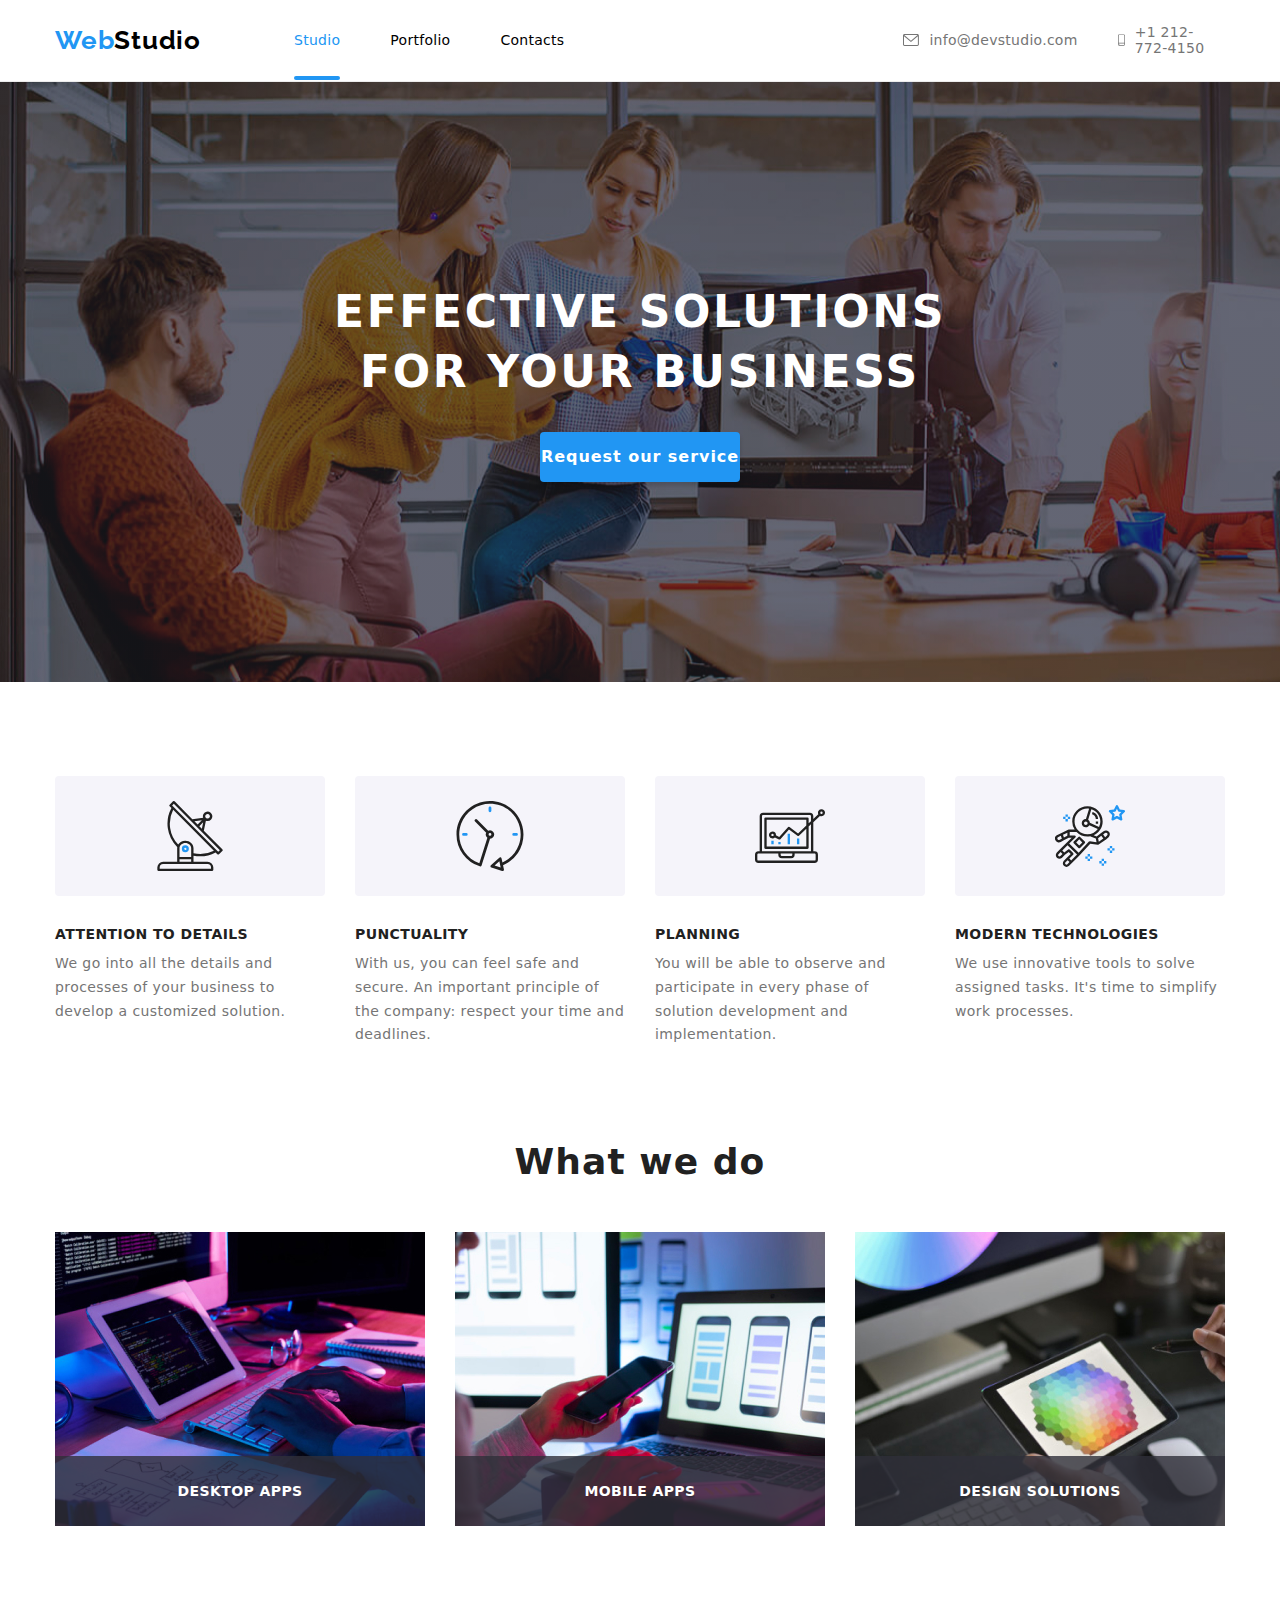
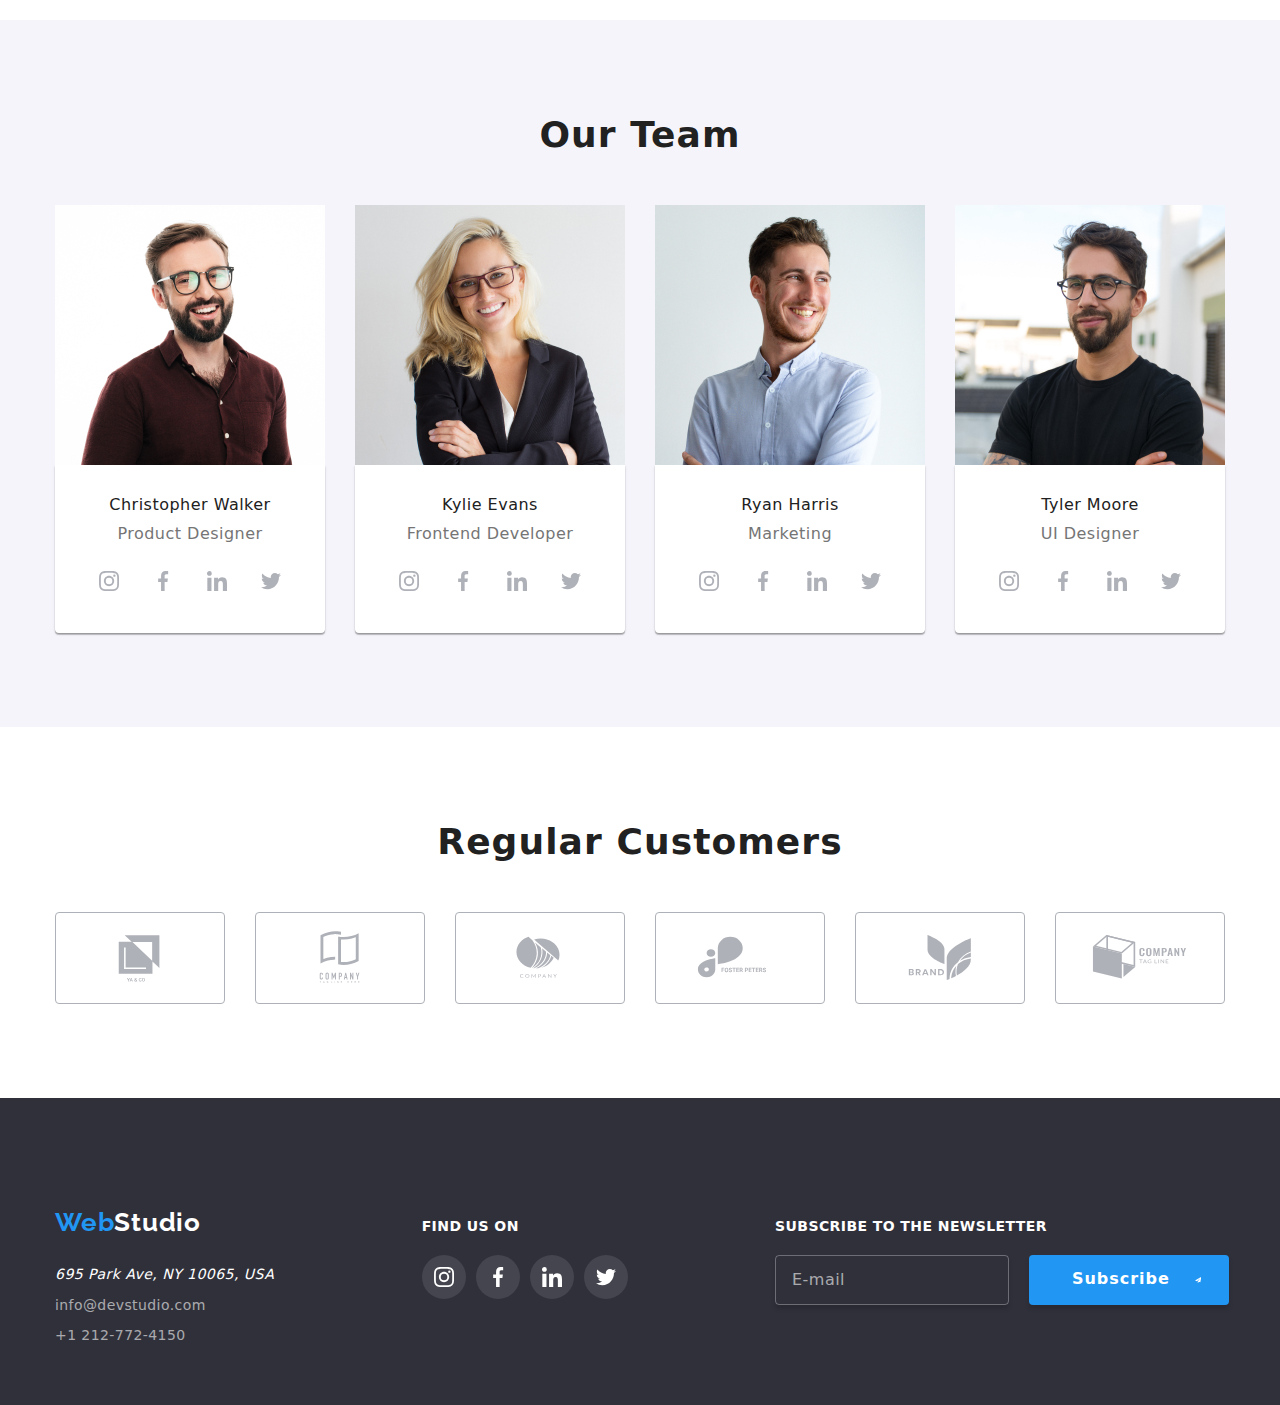
<file: index.html>
<!DOCTYPE html>
<html lang="en">
<head>
  <meta charset="UTF-8">
  <meta name="viewport" content="width=device-width, initial-scale=1.0">
  <meta name="description" content="Do you want people to click on your search result? Learn how to write the best meta description. Including 7 characteristics and examples!" />
  <title>Studio</title>
  <link rel="stylesheet" href="./css/main.css">
  <link rel="stylesheet" href="https://cdnjs.cloudflare.com/ajax/libs/modern-normalize/2.0.0/modern-normalize.min.css">
  <link href="https://fonts.googleapis.com/css2?family=Montserrat:wght@400;700&family=Raleway:wght@700&family=Roboto:wght@400;500;700;900&display=swap" rel="stylesheet">
</head>
<body>
  <header class="header">
    <div class="header__container container">
      <nav class="navigation">
        <a class="logo" href="./index.html"> 
          Web<span class="logo__part">Studio</span>
        </a> 
        <button class="navigation__button" data-menu-button>
          <svg class="navigation__svg"
          width="40px" 
          height="40px" 
          aria-label="switch button for menu"
          aria-expanded="false"
          role="button"
          >
            <use class="navigation__icon-menu" href="./img1/svg/sprite1.svg#icon-menu-open"></use>
            <use class="navigation__icon-cross" href="./img1/svg/sprite1.svg#icon-menu-close"></use>
          </svg>
        </button>
        <div class="navigation__menu" data-menu>
          <ul class="navigation__list">
            <li class="navigation__item navigation__item--position">
              <a class="navigation__link navigation__link--active" href="./index.html">
                Studio
              </a>
            </li>
            <li class="navigation__item">
              <a class="navigation__link" href="./portfolio.html">
                Portfolio
              </a>       
            </li>
            <li class="navigation__item">
              <a class="navigation__link" href="#">
                Contacts
              </a>
            </li>
          </ul> 
          <ul class="contacts">
            <li class="contacts__item">
              <a class="contacts__link" href="tel:+12127724150">
                <svg class="contacts__svg" width="10px" height="16px">
                  <use href="./img1/svg/sprite1.svg#icon-smartphone"></use>
                </svg>
                +1 212-772-4150
              </a>
            </li>
            <li class="contacts__item contacts__item--color">
              <a class="contacts__link contacts__link--color" href="mailto:info@devstudio.com">
                <svg class="contacts__svg contacts__svg--height" width="16px" height="12px">
                  <use href="./img1/svg/sprite1.svg#icon-envelope"></use>
                </svg>
                info@devstudio.com
              </a>
            </li>
            <ul class="navigation-social">
              <li class="navigation-social__item">
                <a class="navigation-social__link" href="#">
                  Instagram
                </a>
              </li>
              <li class="navigation-social__item">
                <a class="navigation-social__link" href="#">
                  Twitter
                </a>
              </li>
              <li class="navigation-social__item">
                <a class="navigation-social__link" href="#">
                  Facebook
                </a>
              </li>
              <li class="navigation-social__item">
                <a class="navigation-social__link" href="#">
                  LinkedIn
                </a>
              </li>
            </ul>
          </ul>
        </div>
      </nav>
    </div>
  </header>
  <main class="main-wedstudio">  
    <section class="hero" data-hero>
      <div class="hero__container container">
        <h1 class="hero__title">EFFECTIVE SOLUTIONS FOR YOUR BUSINESS</h1>
        <button class="btn" data-modal-open type="button">
          Request our service 
        </button>
        <div class="backdrop backdrop__is-hidden" data-modal >
          <div class="modal">
          <button class="modal__button" aria-label="close" data-modal-close>
            <svg width="18px" height="18px">
              <use href="./img1/svg/sprite1.svg#icon-cross"></use>
            </svg>
          </button>
          <form class="auth-form js-speaker-form">

            <p class="auth-form__title">Leave your information and we'll call you back</p>

            <label class="auth-form__label" for="name">Name</label>
            <div class="auth-form__container">
              <input class="auth-form__input" type="text" id="name" name="name">
              <svg class="auth-form__svg" width="18px" height="18px">
                <use href="./img1/svg/sprite1.svg#icon-person"></use>
              </svg>
            </div>

            <label class="auth-form__label" for="tel">Telephone</label>
            <div class="auth-form__container">
              <input class="auth-form__input" type="tel" id="tel" name="tel">
              <svg class="auth-form__svg" width="18px" height="18px">
                <use href="./img1/svg/sprite1.svg#icon-phone"></use>
              </svg>
            </div>

            <label class="auth-form__label" for="mail">E-mail</label>
            <div class="auth-form__container">
              <input class="auth-form__input" type="email" id="mail" name="mail">
              <svg class="auth-form__svg" width="18px" height="18px">
                <use href="./img1/svg/sprite1.svg#icon-email"></use>
              </svg>
            </div>

            <label class="auth-form__label" for="comments">Comments</label>
            <textarea class="auth-form__textarea" rows="5" placeholder="Enter the text" name="comment" id="comments"></textarea>

            <label class="checkbox">
              <input class="checkbox__input" type="checkbox">
              <span class="checkbox__span"></span>
                I agree with the letter and accept the <a class="checkbox__link" href="./portfolio.html">Terms and Conditions</a> 
            </label>

            <button class="auth-form__btn btn" type="submit">
              Send
            </button>
          
          </form>
        </div>
        </div>
      </div>
    </section>
    <section class="benefits-section container">
      <h2 class="benefits-section__title is-hidden">Benefits</h2> 
        <ul class="benefits">
          <li class="benefits__item">
            <div class="benefits__svg-container">
              <svg class="benefits__svg" width="70px" height="70px">
                <use href="./img1/svg/sprite1.svg#icon-antenna"></use>
              </svg>
            </div>
            <h3 class="benefits__title">ATTENTION TO DETAILS</h3>
            <p class="benefits__text">We go into all the details and processes of your business to develop a customized solution.</p>
          </li>
          <li class="benefits__item">
            <div class="benefits__svg-container">
              <svg class="benefits__svg" width="70px" height="70px">
                <use href="./img1/svg/sprite1.svg#icon-clock"></use>
              </svg>
            </div>
            <h3 class="benefits__title">PUNCTUALITY</h3>
            <p class="benefits__text">With us, you can feel safe and secure. An important principle of the company: respect your time and deadlines.</p>
          </li>
          <li class="benefits__item">
            <div class="benefits__svg-container">
              <svg class="benefits__svg" width="70px" height="70px">
                <use href="./img1/svg/sprite1.svg#icon-diagram"></use>
              </svg>
            </div>
            <h3 class="benefits__title">PLANNING</h3>
            <p class="benefits__text">You will be able to observe and participate in every phase of solution development and implementation.</p>
          </li>
          <li class="benefits__item">
            <div class="benefits__svg-container">
              <svg class="benefits__svg" width="70px" height="70px">
                <use href="./img1/svg/sprite1.svg#icon-astronaut"></use>
              </svg>
            </div>
            <h3 class="benefits__title">MODERN TECHNOLOGIES</h3>
            <p class="benefits__text">We use innovative tools to solve assigned tasks. It's time to simplify work processes.</p>
          </li>
        </ul>
    </section>
    <section class="about-section container">
      <h2 class="about-section__title title">What we do</h2>
      <ul class="about">
        <li class="about__item">
          <img class="about__img" 
          width="370"
          srcset="./img1/index/about/about-photo1-1x.jpg 1x ,
          ./img1/index/about/about-photo1-2x.jpg 2x ,
          ./img1/index/about/about-photo1-3x.jpg 3x "
          src="./img1/index/about/about-photo1-3x.jpg" 
          alt="man coding site">
          <div class="about__desc-container">
            <p class="about__desc">DESKTOP APPS</p>
          </div>
        </li>
        <li class="about__item">
          <img class="about__img" 
          width="370" 
          srcset="./img1/index/about/about-photo2-1x.jpg 1x ,
          ./img1/index/about/about-photo2-2x.jpg 2x ,
          ./img1/index/about/about-photo2-3x.jpg 3x "
          src="./img1/index/about/about-photo2-3x.jpg"
          alt="man tasting site">
          <div class="about__desc-container">
            <p class="about__desc">Mobile APPS</p>
          </div>
        </li>
        <li class="about__item">
          <img class="about__img" 
          width="370"
          srcset="./img1/index/about/about-photo3-1x.jpg 1x ,
          ./img1/index/about/about-photo3-2x.jpg 2x ,
          ./img1/index/about/about-photo3-3x.jpg 3x "
          src="./img1/index/about/about-photo3-3x.jpg" 
          alt="man designing site">
          <div class="about__desc-container">
            <p class="about__desc">DESIGN SOLUTIONS</p>
          </div>
        </li>
      </ul>
    </section>
    <section class="workers-section">
      <div class="container">
        <h2 class="workers-section__title title">Our Team</h2>
        <ul class="worker">
          <li class="worker__item">
            <picture>
              <source 
              srcset=" 
              ./img1/index/workers/worker-photo1-mobile-1x.jpg 1x , 
              ./img1/index/workers/worker-photo1-mobile-2x.jpg 2x , 
              ./img1/index/workers/worker-photo1-mobile-3x.jpg 3x" 
              type="image/jpeg" 
              media="(max-width: 480px)"
              >

              <source 
              srcset=" 
              ./img1/index/workers/worker-photo1-tablet-1x.jpg 1x , 
              ./img1/index/workers/worker-photo1-tablet-2x.jpg 2x , 
              ./img1/index/workers/worker-photo1-tablet-3x.jpg 3x" 
              type="image/jpeg" 
              media="(max-width: 768px)"
              >

              <source 
              srcset=" 
              ./img1/index/workers/worker-photo1-pc-1x.jpg 1x , 
              ./img1/index/workers/worker-photo1-pc-2x.jpg 2x , 
              ./img1/index/workers/worker-photo1-pc-3x.jpg 3x" 
              type="image/jpeg" 
              media="(min-width: 769px)"
              >
              
              <img class="worker__img" src="./img1/index/workers/worker-photo1-pc-3x.jpg" alt="man whith glasses">
            </picture>
            <div class="worker__container">
              <p class="worker__name">Christopher Walker</p>
              <p class="worker__spetiality">Product Designer</p>
              <ul class="social">
                <li class="social__item">
                  <a class="social__link" aria-label="to social media" href="#">
                    <svg class="social__svg" width="20px" height="20px">
                      <use href="./img1/svg/sprite1.svg#icon-instagram"></use>
                    </svg>
                  </a>
                </li>
                <li class="social__item">
                  <a class="social__link" aria-label="to social media" href="#">
                    <svg class="social__svg" width="20px" height="20px">
                      <use href="./img1/svg/sprite1.svg#icon-facebook"></use>
                    </svg>
                  </a>
                </li>
                <li class="social__item">
                  <a class="social__link" aria-label="to social media" href="#">
                    <svg class="social__svg" width="20px" height="20px">
                      <use href="./img1/svg/sprite1.svg#icon-linkedin"></use>
                    </svg>
                  </a>
                </li>
                <li class="social__item">
                  <a class="social__link" aria-label="to social media" href="#">
                    <svg class="social__svg" width="20px" height="20px">
                      <use href="./img1/svg/sprite1.svg#icon-twitter"></use>
                    </svg>
                  </a>
                </li>
              </ul>
            </div>
          </li>
          <li class="worker__item">
            <picture>
              <source 
              srcset=" 
              ./img1/index/workers/worker-photo2-mobile-1x.jpg 1x , 
              ./img1/index/workers/worker-photo2-mobile-2x.jpg 2x , 
              ./img1/index/workers/worker-photo2-mobile-3x.jpg 3x" 
              type="image/jpeg" 
              media="(max-width: 480px)"
              >

              <source 
              srcset=" 
              ./img1/index/workers/worker-photo2-tablet-1x.jpg 1x , 
              ./img1/index/workers/worker-photo2-tablet-2x.jpg 2x , 
              ./img1/index/workers/worker-photo2-tablet-3x.jpg 3x" 
              type="image/jpeg" 
              media="(max-width: 768px)"
              >

              <source 
              srcset=" 
              ./img1/index/workers/worker-photo2-pc-1x.jpg 1x , 
              ./img1/index/workers/worker-photo2-pc-2x.jpg 2x , 
              ./img1/index/workers/worker-photo2-pc-3x.jpg 3x" 
              type="image/jpeg" 
              media="(min-width: 769px)"
              >

              <img class="worker__img" src="./img1/index/workers/worker-photo2-pc-3x.jpg" alt="girl whith glasses">
            </picture>
            <div class="worker__container">
              <p class="worker__name">Kylie Evans</p>
              <p class="worker__spetiality">Frontend Developer</p>
              <ul class="social">
                <li class="social__item">
                  <a class="social__link" aria-label="to social media" href="#">
                    <svg class="social__svg" width="20px" height="20px">
                      <use href="./img1/svg/sprite1.svg#icon-instagram"></use>
                    </svg>
                  </a>
                </li>
                <li class="social__item">
                  <a class="social__link" aria-label="to social media" href="#">
                    <svg class="social__svg" width="20px" height="20px">
                      <use href="./img1/svg/sprite1.svg#icon-facebook"></use>
                    </svg>
                  </a>
                </li>
                <li class="social__item">
                  <a class="social__link" aria-label="to social media" href="#">
                    <svg class="social__svg" width="20px" height="20px">
                      <use href="./img1/svg/sprite1.svg#icon-linkedin"></use>
                    </svg>
                  </a>
                </li>
                <li class="social__item">
                  <a class="social__link" aria-label="to social media" href="#">
                    <svg class="social__svg" width="20px" height="20px">
                      <use href="./img1/svg/sprite1.svg#icon-twitter"></use>
                    </svg>
                  </a>
                </li>
              </ul>
            </div>
          </li>
          <li class="worker__item">
            <picture>
              <source 
              srcset=" 
              ./img1/index/workers/worker-photo3-mobile-1x.jpg 1x , 
              ./img1/index/workers/worker-photo3-mobile-2x.jpg 2x , 
              ./img1/index/workers/worker-photo3-mobile-3x.jpg 3x" 
              type="image/jpeg" 
              media="(max-width: 480px)"
              >

              <source 
              srcset=" 
              ./img1/index/workers/worker-photo3-tablet-1x.jpg 1x , 
              ./img1/index/workers/worker-photo3-tablet-2x.jpg 2x , 
              ./img1/index/workers/worker-photo3-tablet-3x.jpg 3x" 
              type="image/jpeg" 
              media="(max-width: 768px)"
              >

              <source 
              srcset=" 
              ./img1/index/workers/worker-photo3-pc-1x.jpg 1x , 
              ./img1/index/workers/worker-photo3-pc-2x.jpg 2x , 
              ./img1/index/workers/worker-photo3-pc-3x.jpg 3x" 
              type="image/jpeg" 
              media="(min-width: 769px)"
              >

              <img class="worker__img" src="./img1/index/workers/worker-photo3-pc-3x.jpg" alt="man whith short haircut">
            </picture>
            <div class="worker__container">
              <p class="worker__name">Ryan Harris</p>
              <p class="worker__spetiality">Marketing</p>
              <ul class="social">
                <li class="social__item">
                  <a class="social__link" aria-label="to social media" href="#">
                    <svg class="social__svg" width="20px" height="20px">
                      <use href="./img1/svg/sprite1.svg#icon-instagram"></use>
                    </svg>
                  </a>
                </li>
                <li class="social__item">
                  <a class="social__link" aria-label="to social media" href="#">
                    <svg class="social__svg" width="20px" height="20px">
                      <use href="./img1/svg/sprite1.svg#icon-facebook"></use>
                    </svg>
                  </a>
                </li>
                <li class="social__item">
                  <a class="social__link" aria-label="to social media" href="#">
                    <svg class="social__svg" width="20px" height="20px">
                      <use href="./img1/svg/sprite1.svg#icon-linkedin"></use>
                    </svg>
                  </a>
                </li>
                <li class="social__item">
                  <a class="social__link" aria-label="to social media" href="#">
                    <svg class="social__svg" width="20px" height="20px">
                      <use href="./img1/svg/sprite1.svg#icon-twitter"></use>
                    </svg>
                  </a>
                </li>
              </ul>
            </div>
          </li>
          <li class="worker__item">
            <picture>
              <source 
              srcset=" 
              ./img1/index/workers/worker-photo4-mobile-1x.jpg 1x , 
              ./img1/index/workers/worker-photo4-mobile-2x.jpg 2x , 
              ./img1/index/workers/worker-photo4-mobile-3x.jpg 3x" 
              type="image/jpeg" 
              media="(max-width: 480px)"
              >

              <source 
              srcset=" 
              ./img1/index/workers/worker-photo4-tablet-1x.jpg 1x , 
              ./img1/index/workers/worker-photo4-tablet-2x.jpg 2x , 
              ./img1/index/workers/worker-photo4-tablet-3x.jpg 3x" 
              type="image/jpeg" 
              media="(max-width: 768px)"
              >

              <source 
              srcset=" 
              ./img1/index/workers/worker-photo4-pc-1x.jpg 1x , 
              ./img1/index/workers/worker-photo4-pc-2x.jpg 2x , 
              ./img1/index/workers/worker-photo4-pc-3x.jpg 3x" 
              type="image/jpeg" 
              media="(min-width: 769px)"
              >

              <img class="worker__img" src="./img1/index/workers/worker-photo4-pc-3x.jpg" alt="man whith glasses">
            </picture>
            <div class="worker__container">
              <p class="worker__name">Tyler Moore</p>
              <p class="worker__spetiality">UI Designer</p>
              <ul class="social">
                <li class="social__item">
                  <a class="social__link" aria-label="to social media" href="#">
                    <svg class="social__svg" width="20px" height="20px">
                      <use href="./img1/svg/sprite1.svg#icon-instagram"></use>
                    </svg>
                  </a>
                </li>
                <li class="social__item">
                  <a class="social__link" aria-label="to social media" href="#">
                    <svg class="social__svg" width="20px" height="20px">
                      <use href="./img1/svg/sprite1.svg#icon-facebook"></use>
                    </svg>
                  </a>
                </li>
                <li class="social__item">
                  <a class="social__link" aria-label="to social media" href="#">
                    <svg class="social__svg" width="20px" height="20px">
                      <use href="./img1/svg/sprite1.svg#icon-linkedin"></use>
                    </svg>
                  </a>
                </li>
                <li class="social__item">
                  <a class="social__link" aria-label="to social media" href="#">
                    <svg class="social__svg" width="20px" height="20px">
                      <use href="./img1/svg/sprite1.svg#icon-twitter"></use>
                    </svg>
                  </a>
                </li>
              </ul>
            </div>
          </li>
        </ul>
      </div>
    </section>
    <section class="customers-section container">
      <h2 class="customers__title title">Regular Customers</h2>
      <ul class="customer">
        <li class="customer__item">
          <a class="customer__link" aria-label="to partner's site" href="#">
            <svg class="customer__svg" width="106px" height="60px">
              <use href="./img1/svg/sprite1.svg#icon-client-1"></use>
            </svg>
          </a>
        </li>
        <li class="customer__item">
          <a class="customer__link" aria-label="to partner's site" href="#">
            <svg class="customer__svg" width="106px" height="60px">
              <use href="./img1/svg/sprite1.svg#icon-client-2"></use>
            </svg>
          </a>
        </li>
        <li class="customer__item">
          <a class="customer__link" aria-label="to partner's site" href="#">
            <svg class="customer__svg" width="106px" height="60px">
              <use href="./img1/svg/sprite1.svg#icon-client-3"></use>
            </svg>
          </a>
        </li>
        <li class="customer__item">
          <a class="customer__link" aria-label="to partner's site" href="#">
            <svg class="customer__svg" width="106px" height="60px">
              <use href="./img1/svg/sprite1.svg#icon-client-4"></use>
            </svg>
          </a>
        </li>
        <li class="customer__item">
          <a class="customer__link" aria-label="to partner's site" href="#">
            <svg class="customer__svg" width="106px" height="60px">
              <use href="./img1/svg/sprite1.svg#icon-client-5"></use>
            </svg>
          </a>
        </li>
        <li class="customer__item" >
          <a class="customer__link" aria-label="to partner's site" href="">
            <svg class="customer__svg" width="106px" height="60px">
              <use href="./img1/svg/sprite1.svg#icon-client-6"></use>
            </svg>
          </a>
        </li>
      </ul>
    </section>
  </main>
  <footer class="footer">
    <div class="footer__container container">
      <div class="footer__adress">
        <a class="logo logo--margin" href="./index.html">
          Web<span class="logo__part logo__part--color">Studio</span>
        </a>
        <address class="adress">      
          <a class="adress__link" href="https://www.google.com/maps/place/695+Park+Ave,+New+York,+NY+10065,+%D0%A1%D0%A8%D0%90/@40.7688994,-73.9676005,17z/data=!3m1!4b1!4m6!3m5!1s0x89c258ebe8836e8f:0xa007c44e7c4aa0eb!8m2!3d40.7688994!4d-73.9650256!16s%2Fg%2F11c250btd8?entry=ttu">
            695 Park Ave, NY 10065, USA
          </a>
        </address>
        <ul class="footer-contacts">
          <li class="footer-contacts__item">
            <a class="footer-contacts__link" href="mailto:info@devstudio.com">
              info@devstudio.com
            </a>
          </li>
          <li class="footer-contacts__item">
            <a class="footer-contacts__link" href="tel:+12127724150">
              +1 212-772-4150
            </a>
          </li>
        </ul>
      </div>
      <div class="footer__social">
          <p class="footer__title footer__title--margin">Find us on</p>
          <ul class="social">
            <li class="social__item">
              <a class="social__link social__link--color" aria-label="to social media" href="#">
                <svg class="social__svg" width="20px" height="20px">
                  <use href="./img1/svg/sprite1.svg#icon-instagram"></use>
                </svg>
              </a>
            </li>
            <li class="social__item">
              <a class="social__link social__link--color" aria-label="to social media" href="#">
                <svg class="social__svg" width="20px" height="20px">
                  <use href="./img1/svg/sprite1.svg#icon-facebook"></use>
                </svg>
              </a>
            </li>
            <li class="social__item">
              <a class="social__link social__link--color" aria-label="to social media" href="#">
                <svg class="social__svg" width="20px" height="20px">
                  <use href="./img1/svg/sprite1.svg#icon-linkedin"></use>
                </svg>
              </a>
            </li>
            <li class="social__item">
              <a class="social__link social__link--color" aria-label="to social media" href="#">
                <svg class="social__svg" width="20px" height="20px">
                  <use href="./img1/svg/sprite1.svg#icon-twitter"></use>
                </svg>
              </a>
            </li>
          </ul>
      </div>
      <div class="footer__form">
        <p class="footer__title">Subscribe to the newsletter</p>
        <form class="mini-form">
  
          <input class="mini-form__input" placeholder="E-mail" type="email">
  
          <button class="btn footer__btn" type="submit">
            Subscribe 
            <svg class="btn__svg" width="24px" height="24px">
              <use href="img1/svg/sprite1.svg#icon-send"></use>
            </svg>
          </button>
        </form>
      </div>
    </div>
  </footer>
  <script src="./js/modal.js"></script>
  <script src="./js/menu.js"></script>
</body>
</html>
</file>
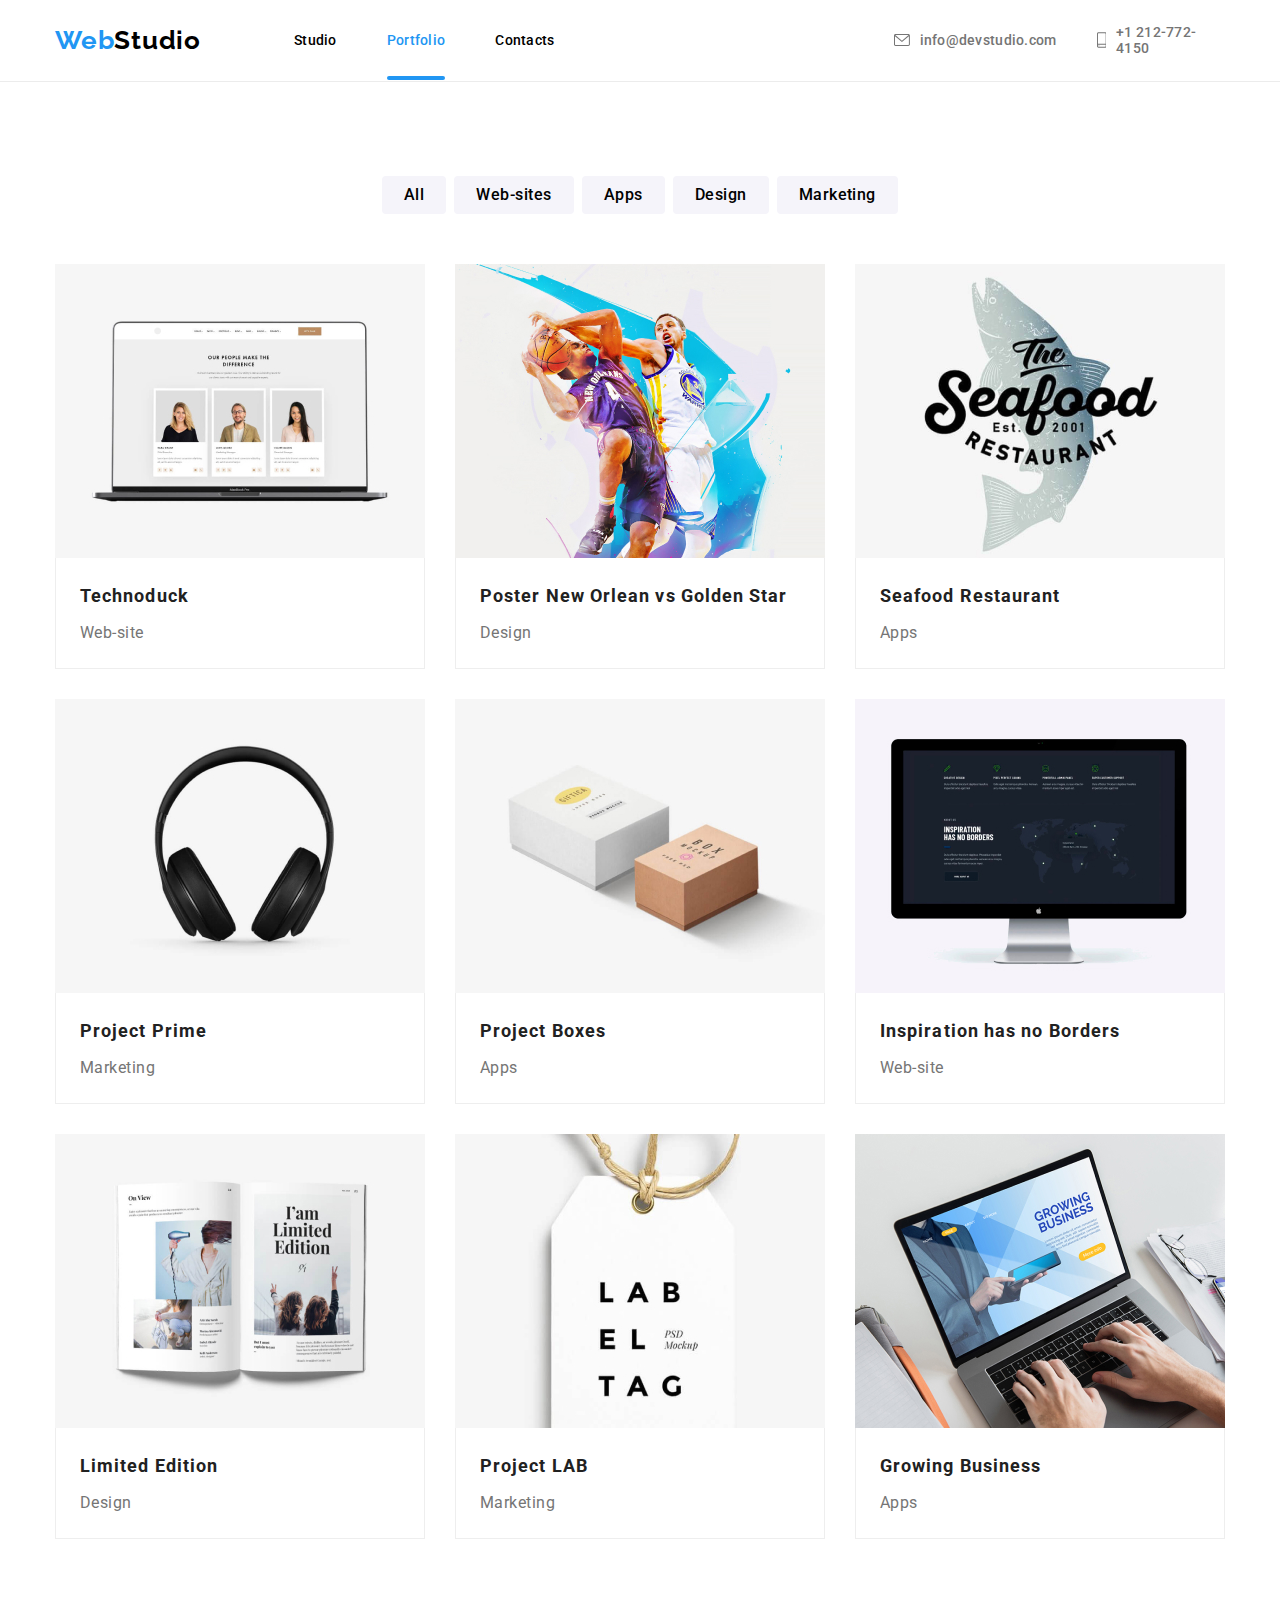
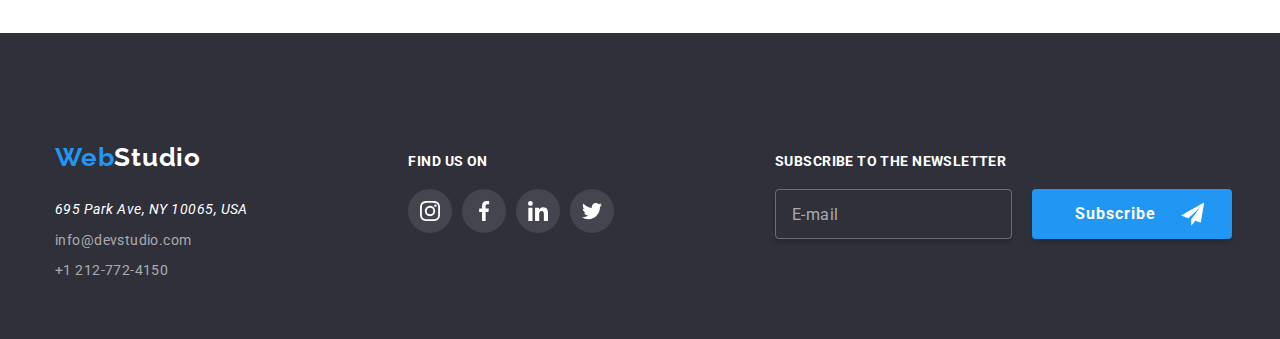
<file: portfolio.html>
<!DOCTYPE html>
<html lang="en">
<head>
    <meta charset="UTF-8">
    <meta name="viewport" content="width=device-width, initial-scale=1.0">
    <title>Portfolio</title>
    <link rel="stylesheet" href="https://cdnjs.cloudflare.com/ajax/libs/modern-normalize/2.0.0/modern-normalize.min.css">
    <link rel="stylesheet" href="./css/main.css">
  <link href="https://fonts.googleapis.com/css2?family=Montserrat:wght@400;700&family=Raleway:wght@700&family=Roboto:wght@400;500;700;900&display=swap" rel="stylesheet">
</head>
<body>
  <header class="header">
    <div class="header__container container">
      <nav class="navigation">
        <a class="logo" href="./index.html"> 
          Web<span class="logo__part">Studio</span>
        </a> 
        <button class="navigation__button" data-menu-button>
          <svg class="navigation__svg"
          width="40px" 
          height="40px" 
          aria-label="switch button for menu"
          aria-expanded="false"
          role="button"
          >
            <use class="navigation__icon-menu" href="./img1/svg/sprite1.svg#icon-menu-open"></use>
            <use class="navigation__icon-cross" href="./img1/svg/sprite1.svg#icon-menu-close"></use>
          </svg>
        </button>
        <div class="navigation__menu" data-menu>
          <ul class="navigation__list">
            <li class="navigation__item">
              <a class="navigation__link" href="./index.html">
                Studio
              </a>
            </li>
            <li class="navigation__item navigation__item--position">
              <a class="navigation__link  navigation__link--active" href="./portfolio.html">
                Portfolio
              </a>       
            </li>
            <li class="navigation__item">
              <a class="navigation__link" href="#">
                Contacts
              </a>
            </li>
          </ul> 
          <ul class="contacts">
            <li class="contacts__item">
              <a class="contacts__link" href="tel:+12127724150">
                <svg class="contacts__svg" width="10px" height="16px">
                  <use href="./img1/svg/sprite1.svg#icon-smartphone"></use>
                </svg>
                +1 212-772-4150
              </a>
            </li>
            <li class="contacts__item contacts__item--color">
              <a class="contacts__link contacts__link--color" href="mailto:info@devstudio.com">
                <svg class="contacts__svg contacts__svg--height" width="16px" height="12px">
                  <use href="./img1/svg/sprite1.svg#icon-envelope"></use>
                </svg>
                info@devstudio.com
              </a>
            </li>
            <ul class="navigation-social">
              <li class="navigation-social__item">
                <a class="navigation-social__link" href="#">
                  Instagram
                </a>
              </li>
              <li class="navigation-social__item">
                <a class="navigation-social__link" href="#">
                  Twitter
                </a>
              </li>
              <li class="navigation-social__item">
                <a class="navigation-social__link" href="#">
                  Facebook
                </a>
              </li>
              <li class="navigation-social__item">
                <a class="navigation-social__link" href="#">
                  LinkedIn
                </a>
              </li>
            </ul>
          </ul>
        </div>
      </nav>
    </div>
  </header>
    <main class="partfolio">
      <section class="partfolio__section container">
        <h2 class="partfolio__title is-hidden">
          partfolio
        </h2>
        <ul class="filters">
          <li class="filters__item">  
            <button class="filters__btn" type="button">
              All
            </button>
          </li>
          <li class="filters__item">
            <button class="filters__btn" type="button">
              Web-sites
            </button>
          </li>
          <li class="filters__item">
            <button class="filters__btn" type="button">
              Apps
            </button>
          </li>
          <li class="filters__item">
            <button class="filters__btn" type="button">
              Design
            </button>
          </li>
          <li class="filters__item">
            <button class="filters__btn" type="button">
              Marketing
            </button>
          </li>
        </ul>
        <ul class="project">
          <li class="project__item">
            <a class="project__link" href="#">
              <div class="project__container">
                <picture>
                  <source 
                  srcset=" 
                  ./img1/partfolio/partfolio1-mobile-1x.jpg 1x , 
                  ./img1/partfolio/partfolio1-mobile-2x.jpg 2x , 
                  ./img1/partfolio/partfolio1-mobile-3x.jpg 3x" 
                  type="image/jpeg" 
                  media="(max-width: 480px)"
                  >

                  <source 
                  srcset=" 
                  ./img1/partfolio/partfolio1-tablet-1x.jpg 1x , 
                  ./img1/partfolio/partfolio1-tablet-2x.jpg 2x , 
                  ./img1/partfolio/partfolio1-tablet-3x.jpg 3x" 
                  type="image/jpeg" 
                  media="(max-width: 768px)"
                  >

                  <source 
                  srcset=" 
                  ./img1/partfolio/partfolio1-pc-1x.jpg 1x , 
                  ./img1/partfolio/partfolio1-pc-2x.jpg 2x , 
                  ./img1/partfolio/partfolio1-pc-3x.jpg 3x" 
                  type="image/jpeg" 
                  media="(min-width: 769px)"
                  >

                  <img class="project__img" src="./img1/partfolio/partfolio1-pc-3x.jpg" alt="typing">
                </picture>
                <div class="project__overlay">
                  <p class="project__text">Technoduck is a state-of-the-art coronavirus distribution platform. Companies use this platform for digital espionage and attacks on competitors' secure servers.</p>
                </div>
              </div>
              <div class="project-desc">
                <h3 class="project-desc__title">Technoduck</h3>
                <p class="project-desc__text">Web-site</p>
              </div>
            </a>
          </li>
          <li class="project__item">
            <a class="project__link" href="#">
              <div class="project__container">
                <picture>
                  <source 
                  srcset=" 
                  ./img1/partfolio/partfolio2-mobile-1x.jpg 1x , 
                  ./img1/partfolio/partfolio2-mobile-2x.jpg 2x , 
                  ./img1/partfolio/partfolio2-mobile-3x.jpg 3x" 
                  type="image/jpeg" 
                  media="(max-width: 480px)"
                  >

                  <source 
                  srcset=" 
                  ./img1/partfolio/partfolio2-tablet-1x.jpg 1x , 
                  ./img1/partfolio/partfolio2-tablet-2x.jpg 2x , 
                  ./img1/partfolio/partfolio2-tablet-3x.jpg 3x" 
                  type="image/jpeg" 
                  media="(max-width: 768px)"
                  >

                  <source 
                  srcset=" 
                  ./img1/partfolio/partfolio2-pc-1x.jpg 1x , 
                  ./img1/partfolio/partfolio2-pc-2x.jpg 2x , 
                  ./img1/partfolio/partfolio2-pc-3x.jpg 3x" 
                  type="image/jpeg" 
                  media="(min-width: 769px)"
                  >

                  <img class="project__img" src="./img1/partfolio/partfolio2-pc-3x.jpg" alt="typing">
                </picture>
                <div class="project__overlay">
                  <p class="project__text">Technoduck is a state-of-the-art coronavirus distribution platform. Companies use this platform for digital espionage and attacks on competitors' secure servers.</p>
                </div>
              </div>
              <div class="project-desc">
                <h3 class="project-desc__title">Poster New Orlean vs Golden Star</h3>
                <p class="project-desc__text">Design</p>
              </div>
            </a>
          </li>
          <li class="project__item">
            <a class="project__link" href="#">
              <div class="project__container">
                <picture>
                  <source 
                  srcset=" 
                  ./img1/partfolio/partfolio3-mobile-1x.jpg 1x , 
                  ./img1/partfolio/partfolio3-mobile-2x.jpg 2x , 
                  ./img1/partfolio/partfolio3-mobile-3x.jpg 3x" 
                  type="image/jpeg" 
                  media="(max-width: 480px)"
                  >

                  <source 
                  srcset=" 
                  ./img1/partfolio/partfolio3-tablet-1x.jpg 1x , 
                  ./img1/partfolio/partfolio3-tablet-2x.jpg 2x , 
                  ./img1/partfolio/partfolio3-tablet-3x.jpg 3x" 
                  type="image/jpeg" 
                  media="(max-width: 768px)"
                  >

                  <source 
                  srcset=" 
                  ./img1/partfolio/partfolio3-pc-1x.jpg 1x , 
                  ./img1/partfolio/partfolio3-pc-2x.jpg 2x , 
                  ./img1/partfolio/partfolio3-pc-3x.jpg 3x" 
                  type="image/jpeg" 
                  media="(min-width: 769px)"
                  >

                  <img class="project__img" src="./img1/partfolio/partfolio3-pc-3x.jpg" alt="typing">
                </picture>
                <div class="project__overlay">
                  <p class="project__text">Technoduck is a state-of-the-art coronavirus distribution platform. Companies use this platform for digital espionage and attacks on competitors' secure servers.</p>
                </div>
              </div>
              <div class="project-desc">
                <h3 class="project-desc__title">Seafood Restaurant</h3>
                <p class="project-desc__text">Apps</p>
              </div>
            </a>
          </li>
          <li class="project__item">
            <a class="project__link" href="#">
              <div class="project__container">
                <picture>
                  <source 
                  srcset=" 
                  ./img1/partfolio/partfolio4-mobile-1x.jpg 1x , 
                  ./img1/partfolio/partfolio4-mobile-2x.jpg 2x , 
                  ./img1/partfolio/partfolio4-mobile-3x.jpg 3x" 
                  type="image/jpeg" 
                  media="(max-width: 480px)"
                  >

                  <source 
                  srcset=" 
                  ./img1/partfolio/partfolio4-tablet-1x.jpg 1x , 
                  ./img1/partfolio/partfolio4-tablet-2x.jpg 2x , 
                  ./img1/partfolio/partfolio4-tablet-3x.jpg 3x" 
                  type="image/jpeg" 
                  media="(max-width: 768px)"
                  >

                  <source 
                  srcset=" 
                  ./img1/partfolio/partfolio4-pc-1x.jpg 1x , 
                  ./img1/partfolio/partfolio4-pc-2x.jpg 2x , 
                  ./img1/partfolio/partfolio4-pc-3x.jpg 3x" 
                  type="image/jpeg" 
                  media="(min-width: 769px)"
                  >

                  <img class="project__img" src="./img1/partfolio/partfolio4-pc-3x.jpg" alt="typing">
                </picture>
                <div class="project__overlay">
                  <p class="project__text">Technoduck is a state-of-the-art coronavirus distribution platform. Companies use this platform for digital espionage and attacks on competitors' secure servers.</p>
                </div>
              </div>
              <div class="project-desc">
                <h3 class="project-desc__title">Project Prime</h3>
                <p class="project-desc__text">Marketing</p>
              </div>
            </a>
          </li>
          <li class="project__item">
            <a class="project__link" href="#">
              <div class="project__container">
                <picture>
                  <source 
                  srcset=" 
                  ./img1/partfolio/partfolio5-mobile-1x.jpg 1x , 
                  ./img1/partfolio/partfolio5-mobile-2x.jpg 2x , 
                  ./img1/partfolio/partfolio5-mobile-3x.jpg 3x" 
                  type="image/jpeg" 
                  media="(max-width: 480px)"
                  >

                  <source 
                  srcset=" 
                  ./img1/partfolio/partfolio5-tablet-1x.jpg 1x , 
                  ./img1/partfolio/partfolio5-tablet-2x.jpg 2x , 
                  ./img1/partfolio/partfolio5-tablet-3x.jpg 3x" 
                  type="image/jpeg" 
                  media="(max-width: 768px)"
                  >

                  <source 
                  srcset=" 
                  ./img1/partfolio/partfolio5-pc-1x.jpg 1x , 
                  ./img1/partfolio/partfolio5-pc-2x.jpg 2x , 
                  ./img1/partfolio/partfolio5-pc-3x.jpg 3x" 
                  type="image/jpeg" 
                  media="(min-width: 769px)"
                  >

                  <img class="project__img" src="./img1/partfolio/partfolio5-pc-3x.jpg" alt="typing">
                </picture>
                <div class="project__overlay">
                  <p class="project__text">Technoduck is a state-of-the-art coronavirus distribution platform. Companies use this platform for digital espionage and attacks on competitors' secure servers.</p>
                </div>
              </div>
              <div class="project-desc">
                <h3 class="project-desc__title">Project Boxes</h3>
                <p class="project-desc__text">Apps</p>
              </div>
            </a>
          </li>
          <li class="project__item">
            <a class="project__link" href="#">
              <div class="project__container">
                <picture>
                  <source 
                  srcset=" 
                  ./img1/partfolio/partfolio6-mobile-1x.jpg 1x , 
                  ./img1/partfolio/partfolio6-mobile-2x.jpg 2x , 
                  ./img1/partfolio/partfolio6-mobile-3x.jpg 3x" 
                  type="image/jpeg" 
                  media="(max-width: 480px)"
                  >

                  <source 
                  srcset=" 
                  ./img1/partfolio/partfolio6-tablet-1x.jpg 1x , 
                  ./img1/partfolio/partfolio6-tablet-2x.jpg 2x , 
                  ./img1/partfolio/partfolio6-tablet-3x.jpg 3x" 
                  type="image/jpeg" 
                  media="(max-width: 768px)"
                  >

                  <source 
                  srcset=" 
                  ./img1/partfolio/partfolio6-pc-1x.jpg 1x , 
                  ./img1/partfolio/partfolio6-pc-2x.jpg 2x , 
                  ./img1/partfolio/partfolio6-pc-3x.jpg 3x" 
                  type="image/jpeg" 
                  media="(min-width: 769px)"
                  >

                  <img class="project__img" src="./img1/partfolio/partfolio6-pc-3x.jpg" alt="typing">
                </picture>
                <div class="project__overlay">
                  <p class="project__text">Technoduck is a state-of-the-art coronavirus distribution platform. Companies use this platform for digital espionage and attacks on competitors' secure servers.</p>
                </div>
              </div>
              <div class="project-desc">
                <h3 class="project-desc__title">Inspiration has no Borders</h3>
                <p class="project-desc__text">Web-site</p>
              </div>
            </a>
          </li>
          <li class="project__item">
            <a class="project__link" href="#">
              <div class="project__container">
                <picture>
                  <source 
                  srcset=" 
                  ./img1/partfolio/partfolio7-mobile-1x.jpg 1x , 
                  ./img1/partfolio/partfolio7-mobile-2x.jpg 2x , 
                  ./img1/partfolio/partfolio7-mobile-3x.jpg 3x" 
                  type="image/jpeg" 
                  media="(max-width: 480px)"
                  >

                  <source 
                  srcset=" 
                  ./img1/partfolio/partfolio7-tablet-1x.jpg 1x , 
                  ./img1/partfolio/partfolio7-tablet-2x.jpg 2x , 
                  ./img1/partfolio/partfolio7-tablet-3x.jpg 3x" 
                  type="image/jpeg" 
                  media="(max-width: 768px)"
                  >

                  <source 
                  srcset=" 
                  ./img1/partfolio/partfolio7-pc-1x.jpg 1x , 
                  ./img1/partfolio/partfolio7-pc-2x.jpg 2x , 
                  ./img1/partfolio/partfolio7-pc-3x.jpg 3x" 
                  type="image/jpeg" 
                  media="(min-width: 769px)"
                  >

                  <img class="project__img" src="./img1/partfolio/partfolio7-pc-3x.jpg" alt="typing">
                </picture>
                <div class="project__overlay">
                  <p class="project__text">Technoduck is a state-of-the-art coronavirus distribution platform. Companies use this platform for digital espionage and attacks on competitors' secure servers.</p>
                </div>
              </div>
              <div class="project-desc">
                <h3 class="project-desc__title">Limited Edition</h3>
                <p class="project-desc__text">Design</p>
              </div>
            </a>
          </li>
          <li class="project__item">
            <a class="project__link" href="#">
              <div class="project__container">
                <picture>
                  <source 
                  srcset=" 
                  ./img1/partfolio/partfolio8-mobile-1x.jpg 1x , 
                  ./img1/partfolio/partfolio8-mobile-2x.jpg 2x , 
                  ./img1/partfolio/partfolio8-mobile-3x.jpg 3x" 
                  type="image/jpeg" 
                  media="(max-width: 480px)"
                  >

                  <source 
                  srcset=" 
                  ./img1/partfolio/partfolio8-tablet-1x.jpg 1x , 
                  ./img1/partfolio/partfolio8-tablet-2x.jpg 2x , 
                  ./img1/partfolio/partfolio8-tablet-3x.jpg 3x" 
                  type="image/jpeg" 
                  media="(max-width: 768px)"
                  >

                  <source 
                  srcset=" 
                  ./img1/partfolio/partfolio8-pc-1x.jpg 1x , 
                  ./img1/partfolio/partfolio8-pc-2x.jpg 2x , 
                  ./img1/partfolio/partfolio8-pc-3x.jpg 3x" 
                  type="image/jpeg" 
                  media="(min-width: 769px)"
                  >

                  <img class="project__img" src="./img1/partfolio/partfolio8-pc-3x.jpg" alt="typing">
                </picture>
                <div class="project__overlay">
                  <p class="project__text">Technoduck is a state-of-the-art coronavirus distribution platform. Companies use this platform for digital espionage and attacks on competitors' secure servers.</p>
                </div>
              </div>
              <div class="project-desc">
                <h3 class="project-desc__title">Project LAB</h3>
                <p class="project-desc__text">Marketing</p>
              </div>
            </a>
          </li>
          <li class="project__item">
            <a class="project__link" href="#">
              <div class="project__container">
                <picture>
                  <source 
                  srcset=" 
                  ./img1/partfolio/partfolio9-mobile-1x.jpg 1x , 
                  ./img1/partfolio/partfolio9-mobile-2x.jpg 2x , 
                  ./img1/partfolio/partfolio9-mobile-3x.jpg 3x" 
                  type="image/jpeg" 
                  media="(max-width: 480px)"
                  >

                  <source 
                  srcset=" 
                  ./img1/partfolio/partfolio9-tablet-1x.jpg 1x , 
                  ./img1/partfolio/partfolio9-tablet-2x.jpg 2x , 
                  ./img1/partfolio/partfolio9-tablet-3x.jpg 3x" 
                  type="image/jpeg" 
                  media="(max-width: 768px)"
                  >

                  <source 
                  srcset=" 
                  ./img1/partfolio/partfolio9-pc-1x.jpg 1x , 
                  ./img1/partfolio/partfolio9-pc-2x.jpg 2x , 
                  ./img1/partfolio/partfolio9-pc-3x.jpg 3x" 
                  type="image/jpeg" 
                  media="(min-width: 769px)"
                  >

                  <img class="project__img" src="./img1/partfolio/partfolio9-pc-3x.jpg" alt="typing">
                </picture>
                <div class="project__overlay">
                  <p class="project__text">Technoduck is a state-of-the-art coronavirus distribution platform. Companies use this platform for digital espionage and attacks on competitors' secure servers.</p>
                </div>
              </div>
              <div class="project-desc">
                <h3 class="project-desc__title">Growing Business</h3>
                <p class="project-desc__text">Apps</p>
              </div>
            </a>
          </li>
        </ul>
      </section>
    </main>
    <footer class="footer">
      <div class="footer__container container">
        <div class="footer__adress">
          <a class="logo logo--margin" href="./index.html">
            Web<span class="logo__part logo__part--color">Studio</span>
          </a>
          <address class="adress">      
            <a class="adress__link" href="https://www.google.com/maps/place/695+Park+Ave,+New+York,+NY+10065,+%D0%A1%D0%A8%D0%90/@40.7688994,-73.9676005,17z/data=!3m1!4b1!4m6!3m5!1s0x89c258ebe8836e8f:0xa007c44e7c4aa0eb!8m2!3d40.7688994!4d-73.9650256!16s%2Fg%2F11c250btd8?entry=ttu">
              695 Park Ave, NY 10065, USA
            </a>
          </address>
          <ul class="footer-contacts">
            <li class="footer-contacts__item">
              <a class="footer-contacts__link" href="mailto:info@devstudio.com">
                info@devstudio.com
              </a>
            </li>
            <li class="footer-contacts__item">
              <a class="footer-contacts__link" href="tel:+12127724150">
                +1 212-772-4150
              </a>
            </li>
          </ul>
        </div>
        <div class="footer__social">
            <p class="footer__title footer__title--margin">Find us on</p>
            <ul class="social">
              <li class="social__item">
                <a class="social__link social__link--color" aria-label="to social media" href="#">
                  <svg class="social__svg" width="20px" height="20px">
                    <use href="./img1/svg/sprite1.svg#icon-instagram"></use>
                  </svg>
                </a>
              </li>
              <li class="social__item">
                <a class="social__link social__link--color" aria-label="to social media" href="#">
                  <svg class="social__svg" width="20px" height="20px">
                    <use href="./img1/svg/sprite1.svg#icon-facebook"></use>
                  </svg>
                </a>
              </li>
              <li class="social__item">
                <a class="social__link social__link--color" aria-label="to social media" href="#">
                  <svg class="social__svg" width="20px" height="20px">
                    <use href="./img1/svg/sprite1.svg#icon-linkedin"></use>
                  </svg>
                </a>
              </li>
              <li class="social__item">
                <a class="social__link social__link--color" aria-label="to social media" href="#">
                  <svg class="social__svg" width="20px" height="20px">
                    <use href="./img1/svg/sprite1.svg#icon-twitter"></use>
                  </svg>
                </a>
              </li>
            </ul>
        </div>
        <div class="footer__form">
          <p class="footer__title">Subscribe to the newsletter</p>
          <form class="mini-form">
    
            <input class="mini-form__input" placeholder="E-mail" type="email">
    
            <button class="btn footer__btn" type="submit">
              Subscribe 
              <svg class="btn__svg" width="24px" height="24px">
                <use href="img1/svg/sprite1.svg#icon-send"></use>
              </svg>
            </button>
          </form>
        </div>
      </div>
    </footer>
  <script src="./js/menu.js"></script>
</body>
</html>
</file>
<file: css/main.css>
body {
  color: #757575;
  background-color: #ffffff;
  font-family: Roboto, sans-serif;
  font-size: 16px;
  letter-spacing: 0.48px;
  margin: 0 auto;
}

ul {
  list-style: none;
  margin: 0px;
  padding: 0px;
}

a {
  text-decoration: none;
}

h1,
h2,
h3,
h4,
h5,
h6 {
  color: #212121;
  margin: 0px;
  padding: 0px;
}

p {
  margin: 0px;
  padding: 0px;
}

a,
button,
label,
input {
  cursor: pointer;
}

.title {
  margin-bottom: 30px;
  text-align: center;
  font-size: 28px;
  font-weight: 700;
  line-height: normal;
  letter-spacing: 0.03em;
}
@media screen and (min-width: 1200px) {
  .title {
    margin-bottom: 50px;
    font-size: 36px;
  }
}

.container {
  padding: 60px 15px;
  margin: 0 auto;
  width: 100%;
}
@media screen and (min-width: 480px) {
  .container {
    width: 480px;
  }
}
@media screen and (min-width: 768px) {
  .container {
    width: 768px;
  }
}
@media screen and (min-width: 1200px) {
  .container {
    width: 1200px;
    padding: 94px 15px;
  }
}

.is-hidden {
  position: absolute;
  width: 1px;
  height: 1px;
  margin: -1px;
  border: 0;
  padding: 0;
  white-space: nowrap;
  -webkit-clip-path: inset(100%);
          clip-path: inset(100%);
  clip: rect(0 0 0 0);
  overflow: hidden;
}

@media screen and (min-width: 768px) {
  .header {
    border-bottom: 1px #ececec solid;
  }
}

.header__container {
  position: relative;
  padding: 16px 15px;
}
@media screen and (min-width: 768px) {
  .header__container {
    padding: 21px 15px;
  }
}
@media screen and (min-width: 1200px) {
  .header__container {
    padding-top: 24px;
    padding-bottom: 25px;
  }
}

.navigation {
  display: -webkit-box;
  display: -ms-flexbox;
  display: flex;
}
@media screen and (min-width: 768px) {
  .navigation {
    -webkit-box-align: center;
        -ms-flex-align: center;
            align-items: center;
  }
}

.navigation__menu {
  position: absolute;
  left: 0px;
  top: 0px;
  right: 0px;
  z-index: 13;
  display: none;
  -webkit-box-pack: justify;
      -ms-flex-pack: justify;
          justify-content: space-between;
  -webkit-box-orient: vertical;
  -webkit-box-direction: normal;
      -ms-flex-direction: column;
          flex-direction: column;
  padding: 48px 40px 43px;
  background-color: #ffffff;
  height: 100vh;
}
.navigation__menu.is-open {
  display: -webkit-box;
  display: -ms-flexbox;
  display: flex;
}
@media screen and (min-width: 768px) {
  .navigation__menu {
    position: static;
    z-index: 0;
    display: -webkit-box;
    display: -ms-flexbox;
    display: flex;
    -webkit-box-align: center;
        -ms-flex-align: center;
            align-items: center;
    -webkit-box-orient: horizontal;
    -webkit-box-direction: normal;
        -ms-flex-direction: row;
            flex-direction: row;
    padding: 0px;
    height: auto;
  }
}

@media screen and (min-width: 768px) {
  .navigation__list {
    display: -webkit-box;
    display: -ms-flexbox;
    display: flex;
  }
}

.navigation__item {
  font-weight: 500;
  font-size: 40px;
  line-height: normal;
  letter-spacing: 0.02em;
}
@media screen and (min-width: 768px) {
  .navigation__item {
    font-size: 14px;
  }
}
@media screen and (min-width: 768px) {
  .navigation__item {
    font-size: 14px;
  }
}

.navigation__item:not(:last-child) {
  margin-bottom: 32px;
}
@media screen and (min-width: 768px) {
  .navigation__item:not(:last-child) {
    margin-bottom: 0px;
    margin-right: 50px;
  }
}

@media screen and (min-width: 768px) {
  .navigation__item--position {
    position: relative;
  }
}

.navigation__link {
  color: #000000;
  -webkit-transition: color 250ms cubic-bezier(0.4, 0, 0.2, 1);
  transition: color 250ms cubic-bezier(0.4, 0, 0.2, 1);
}
.navigation__link:hover, .navigation__link:focus {
  color: #2196F3;
}

.navigation__link--active {
  color: #2196F3;
}

@media screen and (min-width: 768px) {
  .navigation__link--active::after {
    content: " ";
    background-color: #2196F3;
    position: absolute;
    left: 0px;
    bottom: -31px;
    display: block;
    width: 100%;
    height: 4px;
    border-radius: 2px;
  }
}
@media screen and (min-width: 768px) {
  .navigation__link--active::after {
    bottom: -32px;
  }
}

.navigation__button {
  position: absolute;
  top: 10px;
  right: 15px;
  z-index: 14;
  width: 40px;
  height: 40px;
  margin: 0px;
  padding: 0px;
  fill: #000000;
  background-color: transparent;
  border: none;
  -webkit-transition: fill 250ms cubic-bezier(0.4, 0, 0.2, 1);
  transition: fill 250ms cubic-bezier(0.4, 0, 0.2, 1);
}
@media screen and (min-width: 768px) {
  .navigation__button {
    display: none;
  }
}
.navigation__button:hover, .navigation__button:focus {
  fill: #2196F3;
}

.navigation__icon-menu {
  display: block;
}
.navigation__button.is-open .navigation__icon-menu {
  display: none;
}

.navigation__icon-cross {
  display: none;
}
.navigation__button.is-open .navigation__icon-cross {
  display: block;
}

.logo {
  color: #2196F3;
  font-family: Raleway;
  font-size: 24px;
  font-weight: 700;
  line-height: normal;
  letter-spacing: 0.03em;
}
@media screen and (min-width: 768px) {
  .logo {
    margin-right: 93px;
  }
}
@media screen and (min-width: 1200px) {
  .logo {
    font-size: 26px;
  }
}

@media screen and (min-width: 768px) {
  .logo--margin {
    margin-right: 0px;
  }
}

.logo__part {
  color: #000000;
}

.logo__part--color {
  color: #ffffff;
}

.contacts {
  display: -webkit-box;
  display: -ms-flexbox;
  display: flex;
  -webkit-box-orient: vertical;
  -webkit-box-direction: normal;
      -ms-flex-direction: column;
          flex-direction: column;
}
@media screen and (min-width: 768px) {
  .contacts {
    margin-left: 113px;
    -webkit-box-orient: vertical;
    -webkit-box-direction: reverse;
        -ms-flex-direction: column-reverse;
            flex-direction: column-reverse;
  }
}
@media screen and (min-width: 1200px) {
  .contacts {
    margin-left: 339px;
    -webkit-box-orient: horizontal;
    -webkit-box-direction: reverse;
        -ms-flex-direction: row-reverse;
            flex-direction: row-reverse;
    -webkit-box-align: center;
        -ms-flex-align: center;
            align-items: center;
  }
}

.contacts__item {
  font-size: 34px;
  font-weight: 500;
  line-height: normal;
  letter-spacing: 0.02em;
}
@media screen and (min-width: 768px) {
  .contacts__item {
    font-size: 12px;
  }
}
@media screen and (min-width: 1200px) {
  .contacts__item {
    font-size: 14px;
    margin: auto 0;
  }
}

.contacts__item--color {
  margin-top: 32px;
  font-size: 24px;
}
@media screen and (min-width: 768px) {
  .contacts__item--color {
    margin-top: 0px;
    margin-bottom: 10px;
    font-size: 12px;
  }
}
@media screen and (min-width: 1200px) {
  .contacts__item--color {
    font-size: 14px;
    margin: auto 0;
    margin-right: 40px;
  }
}

.contacts__link {
  color: #2196F3;
  -webkit-transition: fill 250ms cubic-bezier(0.4, 0, 0.2, 1), color 250ms cubic-bezier(0.4, 0, 0.2, 1);
  transition: fill 250ms cubic-bezier(0.4, 0, 0.2, 1), color 250ms cubic-bezier(0.4, 0, 0.2, 1);
}
.contacts__link:hover, .contacts__link:focus {
  color: #757575;
}
@media screen and (min-width: 768px) {
  .contacts__link {
    display: -webkit-box;
    display: -ms-flexbox;
    display: flex;
    -webkit-box-align: center;
        -ms-flex-align: center;
            align-items: center;
    -webkit-box-pack: start;
        -ms-flex-pack: start;
            justify-content: start;
    color: #757575;
    fill: #757575;
  }
  .contacts__link:hover, .contacts__link:focus {
    color: #2196F3;
    fill: #2196F3;
  }
}

.contacts__link--color {
  color: #757575;
}
.contacts__link--color:hover, .contacts__link--color:focus {
  color: #2196F3;
  fill: #2196F3;
}

.contacts__svg {
  display: none;
}
@media screen and (min-width: 768px) {
  .contacts__svg {
    display: block;
    height: 14px;
    width: 10px;
    margin-right: 8px;
  }
}
@media screen and (min-width: 1200px) {
  .contacts__svg {
    height: 16px;
    width: 10px;
    margin-right: 10px;
  }
}

@media screen and (min-width: 768px) {
  .contacts__svg--height {
    width: 14px;
    height: 10px;
  }
}
@media screen and (min-width: 1200px) {
  .contacts__svg--height {
    height: 12px;
    width: 16px;
  }
}

.navigation-social {
  display: -webkit-box;
  display: -ms-flexbox;
  display: flex;
  -ms-flex-wrap: wrap;
      flex-wrap: wrap;
  margin-top: 64px;
}
@media screen and (min-width: 768px) {
  .navigation-social {
    display: none;
  }
}

.navigation-social__item {
  display: -webkit-box;
  display: -ms-flexbox;
  display: flex;
  margin-bottom: 5px;
}

.navigation-social__item:not(:last-child)::after {
  content: " ";
  background-color: rgba(33, 33, 33, 0.2);
  display: block;
  margin-right: 10px;
  margin-left: 10px;
  width: 2px;
  height: 100%;
}

.navigation-social__link {
  color: #2196F3;
  -webkit-transition: color 250ms cubic-bezier(0.4, 0, 0.2, 1);
  transition: color 250ms cubic-bezier(0.4, 0, 0.2, 1);
}
.navigation-social__link:hover, .navigation-social__link:focus {
  color: #757575;
}

.hero {
  margin: 0 auto;
  max-width: 1600px;
  background-image: -webkit-gradient(linear, left top, right top, from(rgba(47, 48, 58, 0.4)), to(rgba(47, 48, 58, 0.4))), url(../img1/index/hero/hero-mobile-1x.jpg);
  background-image: linear-gradient(to right, rgba(47, 48, 58, 0.4), rgba(47, 48, 58, 0.4)), url(../img1/index/hero/hero-mobile-1x.jpg);
  background-repeat: no-repeat;
  background-size: cover;
  text-align: center;
  background-color: #2F303A;
}
.hero.is-open {
  background-image: none;
  background-color: #ffffff;
}
@media (min-device-pixel-ratio: 2), (-webkit-min-device-pixel-ratio: 2), (min-resolution: 192dpi), (min-resolution: 2dppx) {
  .hero {
    background-image: -webkit-gradient(linear, left top, right top, from(rgba(47, 48, 58, 0.4)), to(rgba(47, 48, 58, 0.4))), url(../img1/index/hero/hero-mobile-2x.jpg);
    background-image: linear-gradient(to right, rgba(47, 48, 58, 0.4), rgba(47, 48, 58, 0.4)), url(../img1/index/hero/hero-mobile-2x.jpg);
  }
}
@media (min-device-pixel-ratio: 3), (-webkit-min-device-pixel-ratio: 3), (min-resolution: 288dpi), (min-resolution: 3dppx) {
  .hero {
    background-image: -webkit-gradient(linear, left top, right top, from(rgba(47, 48, 58, 0.4)), to(rgba(47, 48, 58, 0.4))), url(../img1/index/hero/hero-mobile-3x.jpg);
    background-image: linear-gradient(to right, rgba(47, 48, 58, 0.4), rgba(47, 48, 58, 0.4)), url(../img1/index/hero/hero-mobile-3x.jpg);
  }
}
@media screen and (min-width: 481px) {
  .hero {
    background-image: -webkit-gradient(linear, left top, right top, from(rgba(47, 48, 58, 0.4)), to(rgba(47, 48, 58, 0.4))), url(../img1/index/hero/hero-tablet-1x.jpg);
    background-image: linear-gradient(to right, rgba(47, 48, 58, 0.4), rgba(47, 48, 58, 0.4)), url(../img1/index/hero/hero-tablet-1x.jpg);
  }
}
@media screen and (min-width: 481px) and (min-device-pixel-ratio: 2), screen and (min-width: 481px) and (-webkit-min-device-pixel-ratio: 2), screen and (min-width: 481px) and (min-resolution: 192dpi), screen and (min-width: 481px) and (min-resolution: 2dppx) {
  .hero {
    background-image: -webkit-gradient(linear, left top, right top, from(rgba(47, 48, 58, 0.4)), to(rgba(47, 48, 58, 0.4))), url(../img1/index/hero/hero-tablet-2x.jpg);
    background-image: linear-gradient(to right, rgba(47, 48, 58, 0.4), rgba(47, 48, 58, 0.4)), url(../img1/index/hero/hero-tablet-2x.jpg);
  }
}
@media screen and (min-width: 481px) and (min-device-pixel-ratio: 3), screen and (min-width: 481px) and (-webkit-min-device-pixel-ratio: 3), screen and (min-width: 481px) and (min-resolution: 288dpi), screen and (min-width: 481px) and (min-resolution: 3dppx) {
  .hero {
    background-image: -webkit-gradient(linear, left top, right top, from(rgba(47, 48, 58, 0.4)), to(rgba(47, 48, 58, 0.4))), url(../img1/index/hero/hero-tablet-3x.jpg);
    background-image: linear-gradient(to right, rgba(47, 48, 58, 0.4), rgba(47, 48, 58, 0.4)), url(../img1/index/hero/hero-tablet-3x.jpg);
  }
}
@media screen and (min-width: 769px) {
  .hero {
    background-image: -webkit-gradient(linear, left top, right top, from(rgba(47, 48, 58, 0.4)), to(rgba(47, 48, 58, 0.4))), url(../img1/index/hero/hero-pc-1x.jpg);
    background-image: linear-gradient(to right, rgba(47, 48, 58, 0.4), rgba(47, 48, 58, 0.4)), url(../img1/index/hero/hero-pc-1x.jpg);
  }
}
@media screen and (min-width: 769px) and (min-device-pixel-ratio: 2), screen and (min-width: 769px) and (-webkit-min-device-pixel-ratio: 2), screen and (min-width: 769px) and (min-resolution: 192dpi), screen and (min-width: 769px) and (min-resolution: 2dppx) {
  .hero {
    background-image: -webkit-gradient(linear, left top, right top, from(rgba(47, 48, 58, 0.4)), to(rgba(47, 48, 58, 0.4))), url(../img1/index/hero/hero-pc-2x.jpg);
    background-image: linear-gradient(to right, rgba(47, 48, 58, 0.4), rgba(47, 48, 58, 0.4)), url(../img1/index/hero/hero-pc-2x.jpg);
  }
}
@media screen and (min-width: 769px) and (min-device-pixel-ratio: 3), screen and (min-width: 769px) and (-webkit-min-device-pixel-ratio: 3), screen and (min-width: 769px) and (min-resolution: 288dpi), screen and (min-width: 769px) and (min-resolution: 3dppx) {
  .hero {
    background-image: -webkit-gradient(linear, left top, right top, from(rgba(47, 48, 58, 0.4)), to(rgba(47, 48, 58, 0.4))), url(../img1/index/hero/hero-pc-3x.jpg);
    background-image: linear-gradient(to right, rgba(47, 48, 58, 0.4), rgba(47, 48, 58, 0.4)), url(../img1/index/hero/hero-pc-3x.jpg);
  }
}

.navigation__menu.is-open .hero {
  opacity: 0;
}

.hero__container {
  padding-top: 118px;
  padding-bottom: 118px;
}
@media screen and (min-width: 1200px) {
  .hero__container {
    padding-top: 200px;
    padding-bottom: 200px;
  }
}

.hero__title {
  margin: 0 auto;
  max-width: 360px;
  color: #ffffff;
  font-size: 26px;
  font-weight: 900;
  line-height: 1.62;
  letter-spacing: 0.06em;
}
@media screen and (min-width: 480px) {
  .hero__title {
    max-width: 360px;
  }
}
@media screen and (min-width: 1200px) {
  .hero__title {
    max-width: 700px;
    font-size: 44px;
    font-weight: 900;
    line-height: 1.36;
  }
}

.btn {
  width: 200px;
  height: 50px;
  margin-top: 30px;
  padding: 10px 0px;
  color: #ffffff;
  background-color: #2196F3;
  font-weight: 700;
  text-align: center;
  line-height: 1.88;
  letter-spacing: 0.06em;
  cursor: pointer;
  border: none;
  border-radius: 4px;
  -webkit-box-shadow: 0px 4px 4px 0px rgba(0, 0, 0, 0.15);
          box-shadow: 0px 4px 4px 0px rgba(0, 0, 0, 0.15);
  -webkit-transition: background-color 250ms cubic-bezier(0.4, 0, 0.2, 1);
  transition: background-color 250ms cubic-bezier(0.4, 0, 0.2, 1);
}
.btn:hover, .btn:focus {
  background-color: #188CE8;
}

.btn__svg {
  margin-left: 25px;
}

.backdrop {
  position: fixed;
  z-index: 15;
  top: 0px;
  left: 0px;
  width: 100%;
  height: 100%;
  background-color: rgba(47, 48, 58, 0.8);
}

.backdrop__is-hidden {
  opacity: 0;
  pointer-events: none;
}

.modal {
  position: absolute;
  width: 90vw;
  top: 50%;
  left: 50%;
  -webkit-transform: translate(-50%, -50%);
          transform: translate(-50%, -50%);
  padding: 20px;
  background-color: #ffffff;
}
@media screen and (min-width: 480px) {
  .modal {
    padding: 40px;
    width: 450px;
  }
}
@media screen and (min-width: 1200px) {
  .modal {
    width: 528px;
  }
}

.modal__button {
  display: -webkit-box;
  display: -ms-flexbox;
  display: flex;
  -webkit-box-align: center;
      -ms-flex-align: center;
          align-items: center;
  width: 30px;
  height: 30px;
  position: absolute;
  top: 8px;
  right: 8px;
  padding: 6px;
  color: #000000;
  background-color: #ffffff;
  border: 1px rgba(0, 0, 0, 0.1) solid;
  border-radius: 50%;
  cursor: pointer;
  -webkit-transition: fill 250ms cubic-bezier(0.4, 0, 0.2, 1);
  transition: fill 250ms cubic-bezier(0.4, 0, 0.2, 1);
}
.modal__button:hover, .modal__button:focus {
  fill: #2196F3;
}

.auth-form {
  display: -webkit-box;
  display: -ms-flexbox;
  display: flex;
  -webkit-box-orient: vertical;
  -webkit-box-direction: normal;
      -ms-flex-direction: column;
          flex-direction: column;
  -webkit-box-align: start;
      -ms-flex-align: start;
          align-items: flex-start;
}

.auth-form__title {
  width: 100%;
  margin-bottom: 26px;
  text-align: center;
  color: #212121;
  font-size: 20px;
  font-weight: 700;
  letter-spacing: 0.03em;
}

.auth-form__label {
  margin-bottom: 4px;
  font-size: 12px;
  letter-spacing: 0.01em;
}

.auth-form__container {
  position: relative;
  margin-bottom: 10px;
}

.auth-form__svg {
  position: absolute;
  left: 12px;
  top: 50%;
  -webkit-transform: translateY(-50%);
          transform: translateY(-50%);
  -webkit-transition: fill 250ms cubic-bezier(0.4, 0, 0.2, 1);
  transition: fill 250ms cubic-bezier(0.4, 0, 0.2, 1);
}
.auth-form__svg:hover, .auth-form__svg:focus, .auth-form__input:hover + .auth-form__svg, .auth-form__input:focus + .auth-form__svg {
  fill: #2196F3;
}

.auth-form__input {
  width: calc(90vw - 40px);
  height: 40px;
  padding: 12px 42px;
  border-radius: 4px;
  border: 1px rgba(33, 33, 33, 0.2) solid;
  -webkit-transition: border-color 250ms cubic-bezier(0.4, 0, 0.2, 1);
  transition: border-color 250ms cubic-bezier(0.4, 0, 0.2, 1);
}
.auth-form__container:hover .auth-form__input, .auth-form__input:hover, .auth-form__input:focus {
  border-color: #2196F3;
  outline: none;
}
@media screen and (min-width: 480px) {
  .auth-form__input {
    width: 370px;
  }
}
@media screen and (min-width: 1200px) {
  .auth-form__input {
    width: 448px;
  }
}

.auth-form__textarea {
  width: 100%;
  height: 120px;
  padding: 12px 16px;
  font-size: 14px;
  letter-spacing: 0.01em;
  border-radius: 4px;
  border: 1px rgba(33, 33, 33, 0.2) solid;
  resize: none;
  outline: none;
  -webkit-transition: border-color 250ms cubic-bezier(0.4, 0, 0.2, 1);
  transition: border-color 250ms cubic-bezier(0.4, 0, 0.2, 1);
}
.auth-form__textarea:hover, .auth-form__textarea:focus {
  border-color: #2196F3;
}
.auth-form__textarea::-webkit-input-placeholder {
  color: rgba(117, 117, 117, 0.5);
}
.auth-form__textarea::-moz-placeholder {
  color: rgba(117, 117, 117, 0.5);
}
.auth-form__textarea:-ms-input-placeholder {
  color: rgba(117, 117, 117, 0.5);
}
.auth-form__textarea::-ms-input-placeholder {
  color: rgba(117, 117, 117, 0.5);
}
.auth-form__textarea::placeholder {
  color: rgba(117, 117, 117, 0.5);
}
@media screen and (min-width: 480px) {
  .auth-form__textarea {
    width: 370px;
  }
}
@media screen and (min-width: 768px) {
  .auth-form__textarea {
    font-size: 12px;
  }
}
@media screen and (min-width: 1200px) {
  .auth-form__textarea {
    width: 448px;
  }
}

.auth-form__btn {
  margin-left: auto;
  margin-right: auto;
}

.checkbox {
  height: 24px;
  display: -webkit-box;
  display: -ms-flexbox;
  display: flex;
  -webkit-box-align: center;
      -ms-flex-align: center;
          align-items: center;
  margin-top: 20px;
  text-align: start;
  font-size: 12px;
  letter-spacing: 0.03em;
  margin-left: 24px;
}
@media screen and (min-width: 1200px) {
  .checkbox {
    margin-left: 36px;
    font-size: 14px;
  }
}

.checkbox__input {
  -webkit-appearance: none;
     -moz-appearance: none;
          appearance: none;
}

.checkbox__span {
  position: absolute;
  left: 20px;
  width: 16px;
  height: 15px;
  border: 2px #000000 solid;
  border-radius: 2px;
  -webkit-transition: border-color 250ms cubic-bezier(0.4, 0, 0.2, 1);
  transition: border-color 250ms cubic-bezier(0.4, 0, 0.2, 1);
}
.checkbox__input:focus + .checkbox__span, .checkbox__input:hover + .checkbox__span {
  border-color: #2196F3;
  outline: none;
}
.checkbox__input:checked + .checkbox__span {
  background-image: url(../img1/svg/icon-check.svg);
  background-size: contain;
  background-color: #2196F3;
  border-color: #2196F3;
  background-origin: border-box;
}
@media screen and (min-width: 480px) {
  .checkbox__span {
    left: 40px;
  }
}
@media screen and (min-width: 1200px) {
  .checkbox__span {
    left: 52px;
  }
}

.checkbox__container {
  margin-left: 24px;
}
@media screen and (min-width: 1200px) {
  .checkbox__container {
    margin-left: 36px;
  }
}

.checkbox__link {
  color: #2196F3;
  text-decoration: underline;
}
.checkbox__link:hover, .checkbox__link:focus {
  color: #188CE8;
}

@media screen and (min-width: 1200px) {
  .benefits-section {
    padding-bottom: 0px;
  }
}

.benefits {
  display: -webkit-box;
  display: -ms-flexbox;
  display: flex;
  -webkit-box-orient: vertical;
  -webkit-box-direction: normal;
      -ms-flex-direction: column;
          flex-direction: column;
  gap: 30px;
}
@media screen and (min-width: 768px) {
  .benefits {
    -webkit-box-orient: horizontal;
    -webkit-box-direction: normal;
        -ms-flex-direction: row;
            flex-direction: row;
    -ms-flex-wrap: wrap;
        flex-wrap: wrap;
  }
}

@media screen and (min-width: 768px) {
  .benefits__item {
    width: 354px;
  }
}
@media screen and (min-width: 1200px) {
  .benefits__item {
    width: 270px;
  }
}

.benefits__svg-container {
  display: -webkit-box;
  display: -ms-flexbox;
  display: flex;
  -webkit-box-pack: center;
      -ms-flex-pack: center;
          justify-content: center;
  margin-bottom: 30px;
  width: 100%;
  background-color: #F5F4FA;
  padding: 25px;
  border-radius: 4px;
}
@media screen and (min-width: 480px) {
  .benefits__svg-container {
    width: 450px;
  }
}
@media screen and (min-width: 768px) {
  .benefits__svg-container {
    width: 354px;
  }
}
@media screen and (min-width: 1200px) {
  .benefits__svg-container {
    width: 270px;
  }
}

.benefits__title {
  text-align: center;
  margin-bottom: 10px;
  font-size: 14px;
  font-weight: 700;
  line-height: normal;
  letter-spacing: 0.03em;
}
@media screen and (min-width: 768px) {
  .benefits__title {
    text-align: start;
  }
}

.benefits__text {
  margin: 0px;
  font-size: 14px;
  line-height: 1.71;
  letter-spacing: 0.03em;
}

.about-section {
  display: none;
}
@media screen and (min-width: 1200px) {
  .about-section {
    display: block;
  }
}

.about {
  display: -webkit-box;
  display: -ms-flexbox;
  display: flex;
  gap: 30px;
}

.about__item {
  position: relative;
}

.about__img {
  display: block;
}

.about__desc-container {
  position: absolute;
  bottom: 0px;
  width: 100%;
  height: 70px;
  padding-top: 27px;
  padding-bottom: 27px;
  background-color: rgba(47, 48, 58, 0.8);
}

.about__desc {
  color: #ffffff;
  font-size: 14px;
  font-weight: 700;
  text-align: center;
  text-transform: uppercase;
  letter-spacing: 0.42px;
}

.workers-section {
  background-color: #F5F4FA;
}

.worker {
  display: -webkit-box;
  display: -ms-flexbox;
  display: flex;
  -webkit-box-orient: vertical;
  -webkit-box-direction: normal;
      -ms-flex-direction: column;
          flex-direction: column;
  gap: 30px;
}
@media screen and (min-width: 768px) {
  .worker {
    -webkit-box-orient: horizontal;
    -webkit-box-direction: normal;
        -ms-flex-direction: row;
            flex-direction: row;
    -ms-flex-wrap: wrap;
        flex-wrap: wrap;
  }
}

.worker__img {
  display: block;
  width: 100%;
}
@media screen and (min-width: 480px) {
  .worker__img {
    width: 450px;
  }
}
@media screen and (min-width: 768px) {
  .worker__img {
    width: 354px;
  }
}
@media screen and (min-width: 1200px) {
  .worker__img {
    width: 270px;
  }
}

.worker__container {
  width: 100%;
  background: #ffffff;
  padding-top: 30px;
  padding-right: auto;
  padding-left: auto;
  padding-bottom: 24px;
  -webkit-box-align: center;
      -ms-flex-align: center;
          align-items: center;
  border-radius: 0px 0px 4px 4px;
  -webkit-box-shadow: 0px 2px 1px 0px rgba(0, 0, 0, 0.2), 0px 1px 1px 0px rgba(0, 0, 0, 0.14), 0px 1px 3px 0px rgba(0, 0, 0, 0.12);
          box-shadow: 0px 2px 1px 0px rgba(0, 0, 0, 0.2), 0px 1px 1px 0px rgba(0, 0, 0, 0.14), 0px 1px 3px 0px rgba(0, 0, 0, 0.12);
}
@media screen and (min-width: 480px) {
  .worker__container {
    width: 450px;
  }
}
@media screen and (min-width: 768px) {
  .worker__container {
    width: 354px;
  }
}
@media screen and (min-width: 1200px) {
  .worker__container {
    width: 270px;
    padding-bottom: 30px;
  }
}

.worker__name {
  margin-bottom: 10px;
  color: #212121;
  text-align: center;
  font-size: 16px;
  font-weight: 500;
  line-height: normal;
  letter-spacing: 0.03em;
}

.worker__spetiality {
  text-align: center;
  font-size: 16px;
  line-height: normal;
}

.social {
  margin-top: 16px;
  display: -webkit-box;
  display: -ms-flexbox;
  display: flex;
  -webkit-box-pack: center;
      -ms-flex-pack: center;
          justify-content: center;
}

.social__item:not(:last-child) {
  margin-right: 10px;
}

.social__link {
  display: block;
  height: 44px;
  padding: 12px;
  fill: #AFB1B8;
  background-color: #ffffff;
  border-radius: 50px;
  -webkit-transition: fill 250ms cubic-bezier(0.4, 0, 0.2, 1), background-color 250ms cubic-bezier(0.4, 0, 0.2, 1);
  transition: fill 250ms cubic-bezier(0.4, 0, 0.2, 1), background-color 250ms cubic-bezier(0.4, 0, 0.2, 1);
}
.social__link:hover, .social__link:focus {
  fill: #ffffff;
  background-color: #2196F3;
}

.social__link--color {
  fill: #ffffff;
  background-color: rgba(255, 255, 255, 0.1);
}

.customer {
  display: -webkit-box;
  display: -ms-flexbox;
  display: flex;
  -ms-flex-wrap: wrap;
      flex-wrap: wrap;
  gap: 30px;
}

.customer__link {
  display: -webkit-box;
  display: -ms-flexbox;
  display: flex;
  -webkit-box-align: center;
      -ms-flex-align: center;
          align-items: center;
  -webkit-box-pack: center;
      -ms-flex-pack: center;
          justify-content: center;
  width: calc((100vw - 60px) / 2);
  height: 92px;
  fill: #AFB1B8;
  border: 1px #AFB1B8 solid;
  border-radius: 4px;
  -webkit-transition: fill 250ms cubic-bezier(0.4, 0, 0.2, 1), border-color 250ms cubic-bezier(0.4, 0, 0.2, 1);
  transition: fill 250ms cubic-bezier(0.4, 0, 0.2, 1), border-color 250ms cubic-bezier(0.4, 0, 0.2, 1);
}
.customer__link:hover, .customer__link:focus {
  fill: #2196F3;
  border-color: #2196F3;
}
@media screen and (min-width: 480px) {
  .customer__link {
    width: 210px;
  }
}
@media screen and (min-width: 768px) {
  .customer__link {
    width: 226px;
  }
}
@media screen and (min-width: 1200px) {
  .customer__link {
    width: 170px;
  }
}

.filters {
  display: -webkit-box;
  display: -ms-flexbox;
  display: flex;
  -ms-flex-wrap: wrap;
      flex-wrap: wrap;
  margin-bottom: 40px;
  width: 283px;
}
@media screen and (min-width: 768px) {
  .filters {
    margin-bottom: 30px;
    width: 516px;
    margin-right: auto;
    margin-left: auto;
  }
}
@media screen and (min-width: 1200px) {
  .filters {
    margin-bottom: 50px;
  }
}

.filters__item:nth-child(n+4) {
  margin-top: 15px;
}
@media screen and (min-width: 768px) {
  .filters__item:nth-child(n+4) {
    margin-top: 0px;
  }
}

.filters__item:not(:last-child) {
  margin-right: 8px;
}

@media screen and (min-width: 300px) and (max-width: 767px) {
  .filters__item:nth-child(3) {
    margin-right: 0px;
  }
}
@media screen and (min-width: 768px) {
  .filters__item:nth-child(3) {
    margin-right: 8px;
  }
}

.filters__btn {
  color: #000000;
  padding: 6px 22px;
  background-color: #F5F4FA;
  text-align: center;
  font-size: 16px;
  font-weight: 500;
  line-height: 1.63;
  letter-spacing: 0.03em;
  cursor: pointer;
  border: none;
  border-radius: 4px;
  -webkit-transition: color 250ms cubic-bezier(0.4, 0, 0.2, 1), background-color 250ms cubic-bezier(0.4, 0, 0.2, 1), -webkit-box-shadow 250ms cubic-bezier(0.4, 0, 0.2, 1);
  transition: color 250ms cubic-bezier(0.4, 0, 0.2, 1), background-color 250ms cubic-bezier(0.4, 0, 0.2, 1), -webkit-box-shadow 250ms cubic-bezier(0.4, 0, 0.2, 1);
  transition: color 250ms cubic-bezier(0.4, 0, 0.2, 1), background-color 250ms cubic-bezier(0.4, 0, 0.2, 1), box-shadow 250ms cubic-bezier(0.4, 0, 0.2, 1);
  transition: color 250ms cubic-bezier(0.4, 0, 0.2, 1), background-color 250ms cubic-bezier(0.4, 0, 0.2, 1), box-shadow 250ms cubic-bezier(0.4, 0, 0.2, 1), -webkit-box-shadow 250ms cubic-bezier(0.4, 0, 0.2, 1);
}
.filters__btn:hover, .filters__btn:focus {
  color: #ffffff;
  background-color: #2196F3;
  -webkit-box-shadow: 0px 2px 2px 0px rgba(0, 0, 0, 0.12), 0px 1px 2px 0px rgba(0, 0, 0, 0.08), 0px 3px 1px 0px rgba(0, 0, 0, 0.1);
          box-shadow: 0px 2px 2px 0px rgba(0, 0, 0, 0.12), 0px 1px 2px 0px rgba(0, 0, 0, 0.08), 0px 3px 1px 0px rgba(0, 0, 0, 0.1);
}

.project {
  display: -webkit-box;
  display: -ms-flexbox;
  display: flex;
  -webkit-box-orient: vertical;
  -webkit-box-direction: normal;
      -ms-flex-direction: column;
          flex-direction: column;
  -ms-flex-wrap: wrap;
      flex-wrap: wrap;
  gap: 30px;
}
@media screen and (min-width: 768px) {
  .project {
    -webkit-box-orient: horizontal;
    -webkit-box-direction: normal;
        -ms-flex-direction: row;
            flex-direction: row;
  }
}

.project__container {
  position: relative;
  overflow: hidden;
}

.project__img {
  display: block;
  width: calc(100vw - 30px);
  height: 294px;
}
@media screen and (min-width: 480px) {
  .project__img {
    width: 450px;
  }
}
@media screen and (min-width: 768px) {
  .project__img {
    width: 354px;
  }
}
@media screen and (min-width: 1200px) {
  .project__img {
    width: 370px;
  }
}

.project__overlay {
  position: absolute;
  width: calc(100vw - 30px);
  height: 294px;
  padding-top: 77px;
  padding-right: 24px;
  padding-left: 24px;
  top: 0px;
  background-color: rgba(33, 150, 243, 0.9);
  color: #ffffff;
  -webkit-transform: translatey(101%);
          transform: translatey(101%);
  -webkit-transition: -webkit-transform 250ms cubic-bezier(0.4, 0, 0.2, 1);
  transition: -webkit-transform 250ms cubic-bezier(0.4, 0, 0.2, 1);
  transition: transform 250ms cubic-bezier(0.4, 0, 0.2, 1);
  transition: transform 250ms cubic-bezier(0.4, 0, 0.2, 1), -webkit-transform 250ms cubic-bezier(0.4, 0, 0.2, 1);
}
.project__link:hover .project__overlay, .project__link:focus .project__overlay {
  -webkit-transform: translatey(0);
          transform: translatey(0);
}
@media screen and (min-width: 480px) {
  .project__overlay {
    width: 450px;
  }
}
@media screen and (min-width: 768px) {
  .project__overlay {
    width: 354px;
    padding-top: 49px;
  }
}
@media screen and (min-width: 1200px) {
  .project__overlay {
    width: 370px;
    padding-top: 63px;
  }
}

.project__text {
  font-size: 18px;
  line-height: 1.56;
  letter-spacing: 0.03em;
}

.project-desc {
  width: calc(100vw - 30px);
  padding: 20px 24px;
  border-right: 1px solid #eeeeee;
  border-bottom: 1px solid #eeeeee;
  border-left: 1px solid #eeeeee;
  -webkit-transition: -webkit-box-shadow 250ms cubic-bezier(0.4, 0, 0.2, 1);
  transition: -webkit-box-shadow 250ms cubic-bezier(0.4, 0, 0.2, 1);
  transition: box-shadow 250ms cubic-bezier(0.4, 0, 0.2, 1);
  transition: box-shadow 250ms cubic-bezier(0.4, 0, 0.2, 1), -webkit-box-shadow 250ms cubic-bezier(0.4, 0, 0.2, 1);
}
.project__link:hover .project-desc, .project__link:focus .project-desc {
  -webkit-box-shadow: 1px 4px 6px rgba(0, 0, 0, 0.16);
          box-shadow: 1px 4px 6px rgba(0, 0, 0, 0.16);
}
@media screen and (min-width: 480px) {
  .project-desc {
    width: 450px;
  }
}
@media screen and (min-width: 768px) {
  .project-desc {
    width: 354px;
  }
}
@media screen and (min-width: 1200px) {
  .project-desc {
    width: 370px;
  }
}

@media screen and (min-width: 768px) and (max-width: 1199px) {
  .project__item:nth-child(1) .project-desc {
    height: 146px;
  }
}

.project-desc__title {
  margin-bottom: 4px;
  font-size: 18px;
  font-weight: 700;
  line-height: 2;
  letter-spacing: 0.06em;
}

.project-desc__text {
  color: #757575;
  font-size: 16px;
  font-weight: 400;
  line-height: 1.88;
}

.footer {
  background-color: #2F303A;
}

.footer__container {
  display: -webkit-box;
  display: -ms-flexbox;
  display: flex;
  -webkit-box-orient: vertical;
  -webkit-box-direction: normal;
      -ms-flex-direction: column;
          flex-direction: column;
  padding-top: 60px;
  padding-bottom: 60px;
}
@media screen and (min-width: 768px) {
  .footer__container {
    display: -webkit-box;
    display: -ms-flexbox;
    display: flex;
    -webkit-box-orient: horizontal;
    -webkit-box-direction: normal;
        -ms-flex-direction: row;
            flex-direction: row;
    -ms-flex-wrap: wrap;
        flex-wrap: wrap;
    -webkit-box-align: baseline;
        -ms-flex-align: baseline;
            align-items: baseline;
    -ms-flex-pack: distribute;
        justify-content: space-around;
  }
}
@media screen and (min-width: 1200px) {
  .footer__container {
    -webkit-box-pack: justify;
        -ms-flex-pack: justify;
            justify-content: space-between;
  }
}

.footer__adress {
  display: -webkit-box;
  display: -ms-flexbox;
  display: flex;
  -webkit-box-orient: vertical;
  -webkit-box-direction: normal;
      -ms-flex-direction: column;
          flex-direction: column;
  -webkit-box-align: center;
      -ms-flex-align: center;
          align-items: center;
}
@media screen and (min-width: 1200px) {
  .footer__adress {
    -webkit-box-align: start;
        -ms-flex-align: start;
            align-items: start;
  }
}

@media screen and (min-width: 768px) {
  .footer__form {
    width: 450px;
  }
}

.footer__title {
  text-align: center;
  margin-bottom: 20px;
  margin-top: 60px;
  color: #ffffff;
  font-size: 14px;
  font-weight: 700;
  text-transform: uppercase;
  letter-spacing: 0.03em;
}
@media screen and (min-width: 1200px) {
  .footer__title {
    text-align: start;
  }
}

@media screen and (min-width: 768px) {
  .footer__title--margin {
    margin-top: 0px;
  }
}

.footer__btn {
  display: -webkit-box;
  display: -ms-flexbox;
  display: flex;
  -webkit-box-align: center;
      -ms-flex-align: center;
          align-items: center;
  margin-top: 20px;
  fill: #ffffff;
  padding: 10px 28px 10px 43px;
  line-height: 1.88;
}
@media screen and (min-width: 1200px) {
  .footer__btn {
    margin-top: 0px;
    margin-left: 20px;
  }
}

.adress {
  margin-top: 28px;
  margin-bottom: 12px;
}

.adress__link {
  color: #ffffff;
  font-size: 14px;
  line-height: normal;
  -webkit-transition: color 250ms cubic-bezier(0.4, 0, 0.2, 1);
  transition: color 250ms cubic-bezier(0.4, 0, 0.2, 1);
}
.adress__link:hover, .adress__link:focus {
  color: rgba(255, 255, 255, 0.6);
}

.footer-contacts {
  display: -webkit-box;
  display: -ms-flexbox;
  display: flex;
  -webkit-box-orient: vertical;
  -webkit-box-direction: normal;
      -ms-flex-direction: column;
          flex-direction: column;
  -webkit-box-align: center;
      -ms-flex-align: center;
          align-items: center;
}
@media screen and (min-width: 1200px) {
  .footer-contacts {
    -webkit-box-align: start;
        -ms-flex-align: start;
            align-items: start;
  }
}

.footer-contacts__item:not(:last-child) {
  margin-bottom: 12px;
}

.footer-contacts__link {
  color: rgba(255, 255, 255, 0.6);
  font-size: 14px;
  line-height: normal;
  letter-spacing: 0.03em;
  -webkit-transition: color 250ms cubic-bezier(0.4, 0, 0.2, 1);
  transition: color 250ms cubic-bezier(0.4, 0, 0.2, 1);
}
.footer-contacts__link:hover, .footer-contacts__link:focus {
  color: #ffffff;
}

.mini-form {
  display: -webkit-box;
  display: -ms-flexbox;
  display: flex;
  -webkit-box-orient: vertical;
  -webkit-box-direction: normal;
      -ms-flex-direction: column;
          flex-direction: column;
  -webkit-box-align: center;
      -ms-flex-align: center;
          align-items: center;
}
@media screen and (min-width: 1200px) {
  .mini-form {
    -webkit-box-orient: horizontal;
    -webkit-box-direction: normal;
        -ms-flex-direction: row;
            flex-direction: row;
  }
}

.mini-form__input {
  width: calc(100vw - 30px);
  height: 50px;
  padding: 15px 16px;
  background: inherit;
  font-size: 16px;
  line-height: 1.25;
  letter-spacing: 0, 3em;
  -webkit-box-shadow: 0px 4px 4px rgba(0, 0, 0, 0.15);
          box-shadow: 0px 4px 4px rgba(0, 0, 0, 0.15);
  border-radius: 4px;
  border: 1px rgba(255, 255, 255, 0.3) solid;
  -webkit-transition: border-color 250ms cubic-bezier(0.4, 0, 0.2, 1);
  transition: border-color 250ms cubic-bezier(0.4, 0, 0.2, 1);
}
.mini-form__input:hover, .mini-form__input:focus {
  border-color: rgba(255, 255, 255, 0.6);
  outline: none;
}
.mini-form__input::-webkit-input-placeholder {
  color: rgba(255, 255, 255, 0.6);
  font-size: 16px;
  line-height: 1.25;
  letter-spacing: 0.48px;
}
.mini-form__input::-moz-placeholder {
  color: rgba(255, 255, 255, 0.6);
  font-size: 16px;
  line-height: 1.25;
  letter-spacing: 0.48px;
}
.mini-form__input:-ms-input-placeholder {
  color: rgba(255, 255, 255, 0.6);
  font-size: 16px;
  line-height: 1.25;
  letter-spacing: 0.48px;
}
.mini-form__input::-ms-input-placeholder {
  color: rgba(255, 255, 255, 0.6);
  font-size: 16px;
  line-height: 1.25;
  letter-spacing: 0.48px;
}
.mini-form__input::placeholder {
  color: rgba(255, 255, 255, 0.6);
  font-size: 16px;
  line-height: 1.25;
  letter-spacing: 0.48px;
}
@media screen and (min-width: 480px) {
  .mini-form__input {
    width: 450px;
  }
}
@media screen and (min-width: 1200px) {
  .mini-form__input {
    width: 358px;
  }
}/*# sourceMappingURL=main.css.map */
</file>
